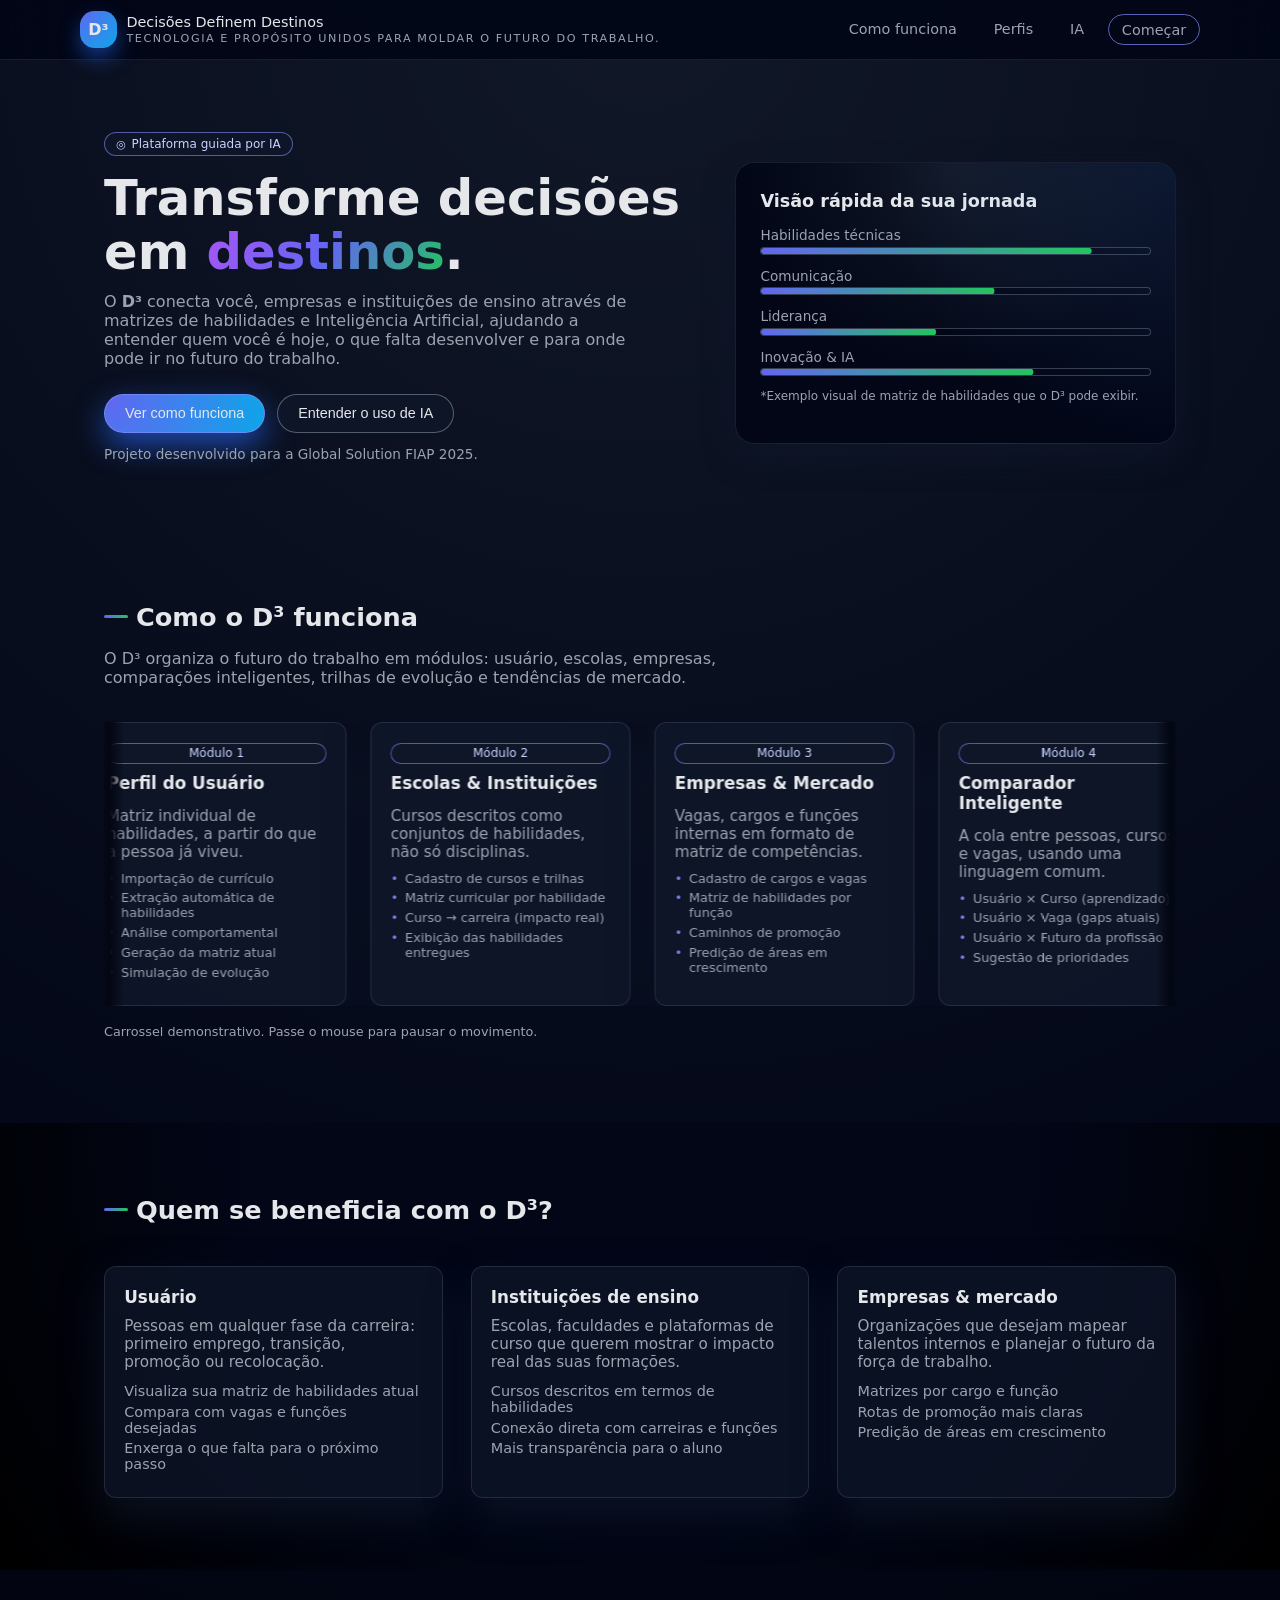
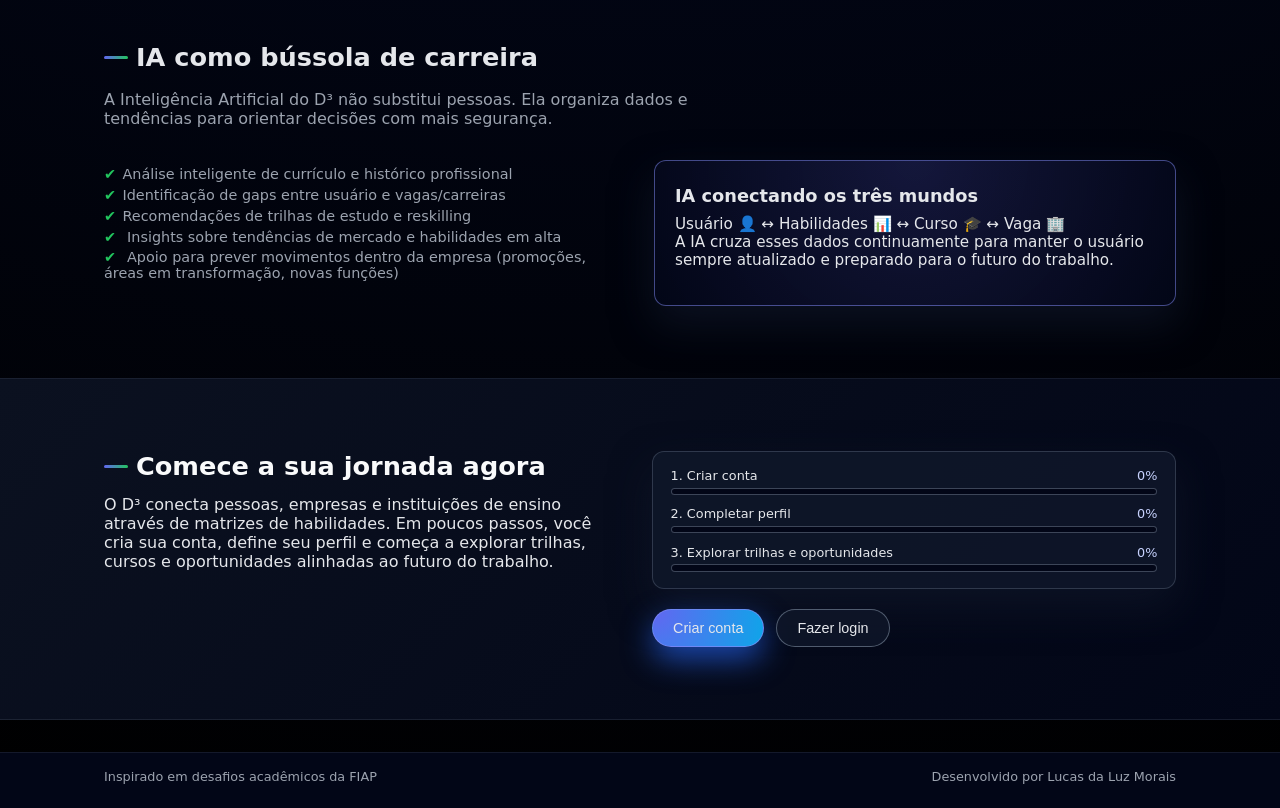
<file: index.html>
<!DOCTYPE html>
<html lang="pt-BR">
<head>
  <meta charset="UTF-8" />
  <meta name="viewport" content="width=device-width, initial-scale=1.0" />
  <title>D³ – Decisões, Destinos e Desenvolvimento</title>

  <meta name="description" content="D³ é uma plataforma guiada por IA que conecta pessoas, empresas e instituições de ensino através de matrizes de habilidades, ajudando na tomada de decisões de carreira.">
  <link rel="icon" href="./assets/img/webD.png" type="image/png">
  <link rel="stylesheet" href="./css/style.css" />
</head>
<body>
  <header class="topbar">
    <div class="container topbar__content">
      <div class="logo">
        <span class="logo__mark">D³</span>
        <div class="logo__group">
          <span class="logo__text">Decisões Definem Destinos</span>
          <span class="logo__tag">Tecnologia e propósito unidos para moldar o futuro do trabalho.</span>
        </div>
      </div>

      <nav class="nav">
        <a href="#como-funciona">Como funciona</a>
        <a href="#perfis">Perfis</a>
        <a href="#ia">IA</a>
        <a href="#cta" class="nav__cta">Começar</a>
      </nav>
    </div>
  </header>

  <main>
    <!-- HERO -->
    <section class="hero">
      <div class="container hero__content">
        <div class="hero__text">
          <span class="hero__badge">Plataforma guiada por IA</span>
          <h1>Transforme decisões em <span class="highlight">destinos</span>.</h1>
          <p>
            O <strong>D³</strong> conecta você, empresas e instituições de ensino
            através de matrizes de habilidades e Inteligência Artificial,
            ajudando a entender quem você é hoje, o que falta desenvolver e
            para onde pode ir no futuro do trabalho.
          </p>

          <div class="hero__actions">
<button class="btn btn--primary" onclick="location.href='#como-funciona'">
  Ver como funciona
</button>

<button class="btn btn--ghost" onclick="location.href='#ia'">
  Entender o uso de IA
</button>

          </div>

          <p class="hero__note">
            Projeto desenvolvido para a Global Solution FIAP 2025.
          </p>
        </div>

        <div class="hero__card">
          <h2>Visão rápida da sua jornada</h2>
          <div class="hero__matrix">
            <div class="matrix-row">
              <span>Habilidades técnicas</span>
              <div class="bar">
                <div class="bar__fill bar__fill--1"></div>
              </div>
            </div>
            <div class="matrix-row">
              <span>Comunicação</span>
              <div class="bar">
                <div class="bar__fill bar__fill--2"></div>
              </div>
            </div>
            <div class="matrix-row">
              <span>Liderança</span>
              <div class="bar">
                <div class="bar__fill bar__fill--3"></div>
              </div>
            </div>
            <div class="matrix-row">
              <span>Inovação &amp; IA</span>
              <div class="bar">
                <div class="bar__fill bar__fill--4"></div>
              </div>
            </div>
          </div>

          <p class="hero__card-note">
            *Exemplo visual de matriz de habilidades que o D³ pode exibir.
          </p>
        </div>
      </div>
    </section>

    <!-- COMO FUNCIONA -->
<section id="como-funciona" class="section section--how">
  <div class="container">
    <h2 class="section__title">Como o D³ funciona</h2>
    <p class="section__subtitle">
      O D³ organiza o futuro do trabalho em módulos: usuário, escolas, empresas,
      comparações inteligentes, trilhas de evolução e tendências de mercado.
    </p>

    <div class="how-carousel">
      <div class="how-carousel__track">
        <!-- Módulo 1 -->
        <article class="card how-card">
          <span class="how-card__tag">Módulo 1</span>
          <h3>Perfil do Usuário</h3>
          <p class="how-card__resume">
            Matriz individual de habilidades, a partir do que a pessoa já viveu.
          </p>
          <ul>
            <li>Importação de currículo</li>
            <li>Extração automática de habilidades</li>
            <li>Análise comportamental</li>
            <li>Geração da matriz atual</li>
            <li>Simulação de evolução</li>
          </ul>
        </article>

        <!-- Módulo 2 -->
        <article class="card how-card">
          <span class="how-card__tag">Módulo 2</span>
          <h3>Escolas &amp; Instituições</h3>
          <p class="how-card__resume">
            Cursos descritos como conjuntos de habilidades, não só disciplinas.
          </p>
          <ul>
            <li>Cadastro de cursos e trilhas</li>
            <li>Matriz curricular por habilidade</li>
            <li>Curso → carreira (impacto real)</li>
            <li>Exibição das habilidades entregues</li>
          </ul>
        </article>

        <!-- Módulo 3 -->
        <article class="card how-card">
          <span class="how-card__tag">Módulo 3</span>
          <h3>Empresas &amp; Mercado</h3>
          <p class="how-card__resume">
            Vagas, cargos e funções internas em formato de matriz de competências.
          </p>
          <ul>
            <li>Cadastro de cargos e vagas</li>
            <li>Matriz de habilidades por função</li>
            <li>Caminhos de promoção</li>
            <li>Predição de áreas em crescimento</li>
          </ul>
        </article>

        <!-- Módulo 4 -->
        <article class="card how-card">
          <span class="how-card__tag">Módulo 4</span>
          <h3>Comparador Inteligente</h3>
          <p class="how-card__resume">
            A cola entre pessoas, cursos e vagas, usando uma linguagem comum.
          </p>
          <ul>
            <li>Usuário × Curso (aprendizado)</li>
            <li>Usuário × Vaga (gaps atuais)</li>
            <li>Usuário × Futuro da profissão</li>
            <li>Sugestão de prioridades</li>
          </ul>
        </article>

        <!-- Módulo 5 -->
        <article class="card how-card">
          <span class="how-card__tag">Módulo 5</span>
          <h3>Trilhas de Evolução</h3>
          <p class="how-card__resume">
            A IA transforma os gaps em um mapa de próximos passos.
          </p>
          <ul>
            <li>Recomendação de cursos e trilhas</li>
            <li>Certificações e projetos práticos</li>
            <li>Treinamentos internos</li>
            <li>Caminhos de carreira possíveis</li>
          </ul>
        </article>

        <!-- Módulo 6 -->
        <article class="card how-card">
          <span class="how-card__tag">Módulo 6</span>
          <h3>Tendências &amp; Mercado</h3>
          <p class="how-card__resume">
            O radar do D³ para não deixar o usuário e a empresa para trás.
          </p>
          <ul>
            <li>Habilidades em alta</li>
            <li>Profissões surgindo &amp; em declínio</li>
            <li>Impacto da tecnologia no time</li>
            <li>Áreas que devem crescer</li>
          </ul>
        </article>
      </div>
    </div>

    <p class="how-carousel__hint">
      Carrossel demonstrativo. Passe o mouse para pausar o movimento.
    </p>
  </div>
</section>



    <!-- PERFIS -->
    <section id="perfis" class="section section--alt">
      <div class="container">
        <h2 class="section__title">Quem se beneficia com o D³?</h2>

        <div class="grid grid--3">
          <article class="card card--outlined">
            <h3>Usuário</h3>
            <p>
              Pessoas em qualquer fase da carreira: primeiro emprego, transição,
              promoção ou recolocação.
            </p>
            <ul class="list">
              <li>Visualiza sua matriz de habilidades atual</li>
              <li>Compara com vagas e funções desejadas</li>
              <li>Enxerga o que falta para o próximo passo</li>
            </ul>
          </article>

          <article class="card card--outlined">
            <h3>Instituições de ensino</h3>
            <p>
              Escolas, faculdades e plataformas de curso que querem mostrar o
              impacto real das suas formações.
            </p>
            <ul class="list">
              <li>Cursos descritos em termos de habilidades</li>
              <li>Conexão direta com carreiras e funções</li>
              <li>Mais transparência para o aluno</li>
            </ul>
          </article>

          <article class="card card--outlined">
            <h3>Empresas &amp; mercado</h3>
            <p>
              Organizações que desejam mapear talentos internos e planejar o
              futuro da força de trabalho.
            </p>
            <ul class="list">
              <li>Matrizes por cargo e função</li>
              <li>Rotas de promoção mais claras</li>
              <li>Predição de áreas em crescimento</li>
            </ul>
          </article>
        </div>
      </div>
    </section>

    <!-- IA -->
    <section id="ia" class="section">
      <div class="container">
        <h2 class="section__title">IA como bússola de carreira</h2>
        <p class="section__subtitle">
          A Inteligência Artificial do D³ não substitui pessoas. Ela organiza
          dados e tendências para orientar decisões com mais segurança.
        </p>

        <div class="grid grid--2">
          <div>
            <ul class="list list--check">
              <li>Análise inteligente de currículo e histórico profissional</li>
              <li>Identificação de gaps entre usuário e vagas/carreiras</li>
              <li>Recomendações de trilhas de estudo e reskilling</li>
              <li>
                Insights sobre tendências de mercado e habilidades em alta
              </li>
              <li>
                Apoio para prever movimentos dentro da empresa (promoções,
                áreas em transformação, novas funções)
              </li>
            </ul>
          </div>

          <div class="ia-box">
            <h3>IA conectando os três mundos</h3>
            <p>
              Usuário 👤 ↔ Habilidades 📊 ↔ Curso 🎓 ↔ Vaga 🏢  <br>
              A IA cruza esses dados continuamente para manter o usuário sempre
              atualizado e preparado para o futuro do trabalho.
            </p>
          </div>
        </div>
      </div>
    </section>

    <!-- CALL TO ACTION -->
<section id="cta" class="section section--cta">
  <div class="container section--cta__content section--cta__content--split">

    <div class="section--cta__copy">
      <h2 class="section__title section__title--light">Comece a sua jornada agora</h2>
      <p>
        O D³ conecta pessoas, empresas e instituições de ensino através de matrizes de habilidades.
        Em poucos passos, você cria sua conta, define seu perfil e começa a explorar trilhas,
        cursos e oportunidades alinhadas ao futuro do trabalho.
      </p>
    </div>

    <div class="section--cta__side">
      <div class="cta-progress">
        <div class="cta-step">
          <div class="cta-step__header">
            <span class="cta-step__label">1. Criar conta</span>
            <span class="cta-step__value">35%</span>
          </div>
          <div class="cta-step__bar">
            <span class="cta-step__fill cta-step__fill--1"></span>
          </div>
        </div>

        <div class="cta-step">
          <div class="cta-step__header">
            <span class="cta-step__label">2. Completar perfil</span>
            <span class="cta-step__value">70%</span>
          </div>
          <div class="cta-step__bar">
            <span class="cta-step__fill cta-step__fill--2"></span>
          </div>
        </div>

        <div class="cta-step">
          <div class="cta-step__header">
            <span class="cta-step__label">3. Explorar trilhas e oportunidades</span>
            <span class="cta-step__value">100%</span>
          </div>
          <div class="cta-step__bar">
            <span class="cta-step__fill cta-step__fill--3"></span>
          </div>
        </div>
      </div>

<div class="section--cta__actions section--cta__actions--row">
  <button
    class="btn btn--primary"
    data-cta-state="create"
    onclick="location.href='cadastro.html'"
  >
    Criar conta
  </button>

  <button
    class="btn btn--ghost"
    data-cta-state="login"
    onclick="location.href='login.html'"
  >
    Fazer login
  </button>
</div>


</section>



  </main>

  <footer class="footer">
    <div class="container footer__content">
      <span>Inspirado em desafios acadêmicos da FIAP</span>
      <span>Desenvolvido por Lucas da Luz Morais</span>
    </div>
  </footer>

  <script src="./js/db.js"></script>
  <script src="./js/main.js"></script>
</body>
</html>
</file>
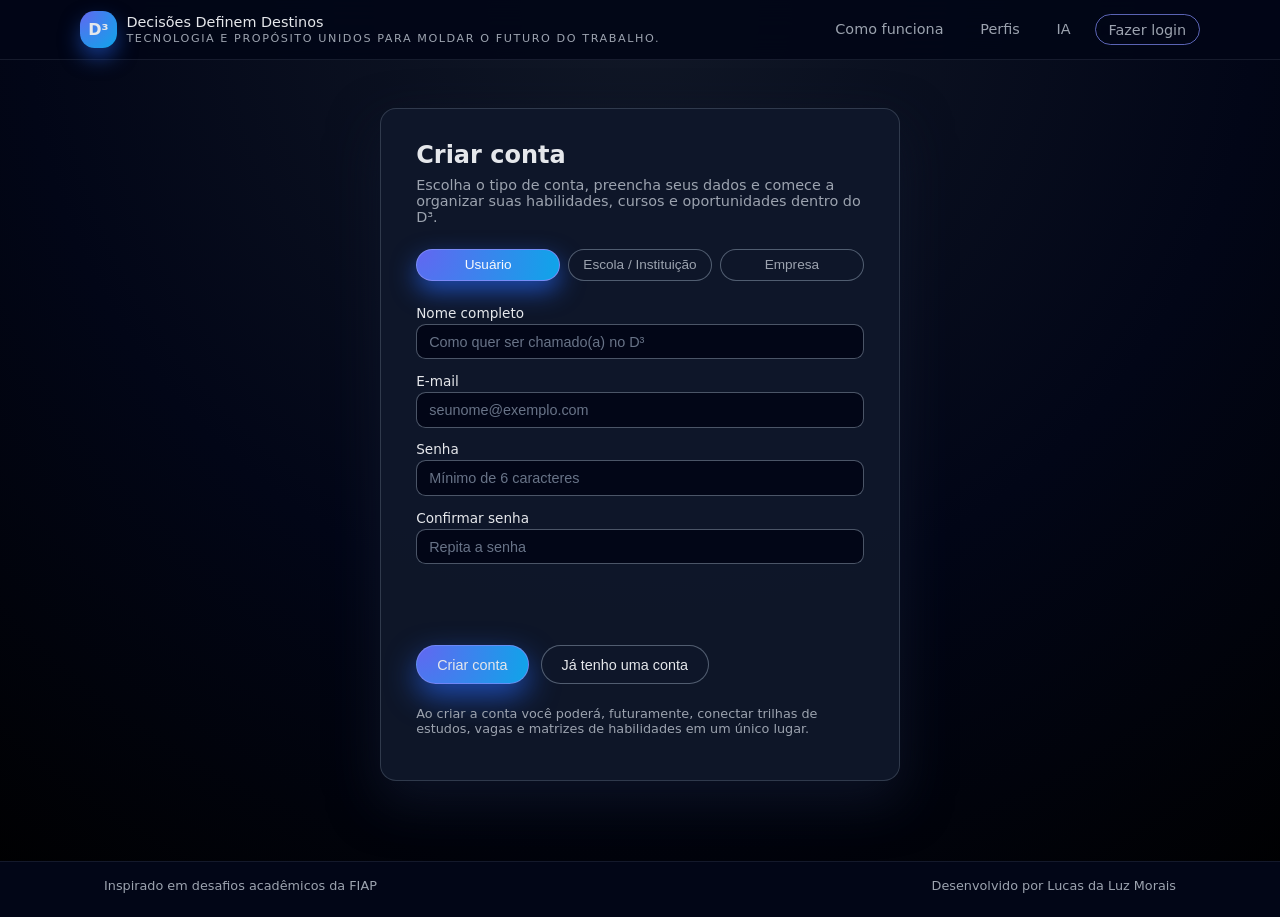
<file: cadastro.html>
<!DOCTYPE html>
<html lang="pt-BR">
<head>
  <meta charset="UTF-8" />
  <meta name="viewport" content="width=device-width, initial-scale=1.0" />
  <title>D³ – Criar conta</title>

  <meta name="description" content="Crie sua conta no D³ e comece a mapear habilidades, cursos e oportunidades de carreira.">
  <link rel="icon" href="./assets/img/webD.png" type="image/png">

  <!-- estilos globais + estilos de autenticação -->
  <link rel="stylesheet" href="./css/style.css" />
  <link rel="stylesheet" href="./css/auth.css" />
</head>
<body class="auth-page">
  <!-- Topbar reaproveitando o estilo global -->
  <header class="topbar">
    <div class="container topbar__content">
      <div class="logo" onclick="location.href='index.html'" style="cursor:pointer;">
        <span class="logo__mark">D³</span>
        <div class="logo__group">
          <span class="logo__text">Decisões Definem Destinos</span>
          <span class="logo__tag">Tecnologia e propósito unidos para moldar o futuro do trabalho.</span>
        </div>
      </div>

      <nav class="nav">
        <a href="index.html#como-funciona">Como funciona</a>
        <a href="index.html#perfis">Perfis</a>
        <a href="index.html#ia">IA</a>
        <a href="login.html" class="nav__cta">Fazer login</a>
      </nav>
    </div>
  </header>

  <main class="auth-main">
    <div class="auth-card">
      <h1 class="auth-title">Criar conta</h1>
      <p class="auth-subtitle">
        Escolha o tipo de conta, preencha seus dados e comece a organizar suas habilidades,
        cursos e oportunidades dentro do D³.
      </p>

      <div class="auth-tabs" id="accountTypeTabs">
        <button type="button" class="auth-tab auth-tab--active" data-role="user">
          Usuário
        </button>
        <button type="button" class="auth-tab" data-role="school">
          Escola / Instituição
        </button>
        <button type="button" class="auth-tab" data-role="company">
          Empresa
        </button>
      </div>

      <form id="signupForm" class="auth-form" novalidate>
        <input type="hidden" id="roleInput" value="user" />

        <div class="auth-field">
          <label for="name" class="auth-label">Nome completo</label>
          <input
            id="name"
            type="text"
            class="auth-input"
            placeholder="Como quer ser chamado(a) no D³"
            required
          />
        </div>

        <div class="auth-field">
          <label for="email" class="auth-label">E-mail</label>
          <input
            id="email"
            type="email"
            class="auth-input"
            placeholder="seunome@exemplo.com"
            required
          />
        </div>

        <div class="auth-field">
          <label for="password" class="auth-label">Senha</label>
          <input
            id="password"
            type="password"
            class="auth-input"
            placeholder="Mínimo de 6 caracteres"
            required
          />
        </div>

        <div class="auth-field">
          <label for="confirmPassword" class="auth-label">Confirmar senha</label>
          <input
            id="confirmPassword"
            type="password"
            class="auth-input"
            placeholder="Repita a senha"
            required
          />
        </div>

        <p id="signupMessage" class="auth-message"></p>

        <div class="auth-actions">
          <button type="submit" class="btn btn--primary">
            Criar conta
          </button>
          <button
            type="button"
            class="btn btn--ghost"
            onclick="location.href='login.html'"
          >
            Já tenho uma conta
          </button>
        </div>

        <p class="auth-secondary">
          Ao criar a conta você poderá, futuramente, conectar trilhas de estudos,
          vagas e matrizes de habilidades em um único lugar.
        </p>
      </form>
    </div>
  </main>

  <footer class="footer">
    <div class="container footer__content">
      <span>Inspirado em desafios acadêmicos da FIAP</span>
      <span>Desenvolvido por Lucas da Luz Morais</span>
    </div>
  </footer>

  <script src="./js/db.js"></script>
  <script src="./js/pages/cadastro.js"></script>
</body>
</html>
</file>
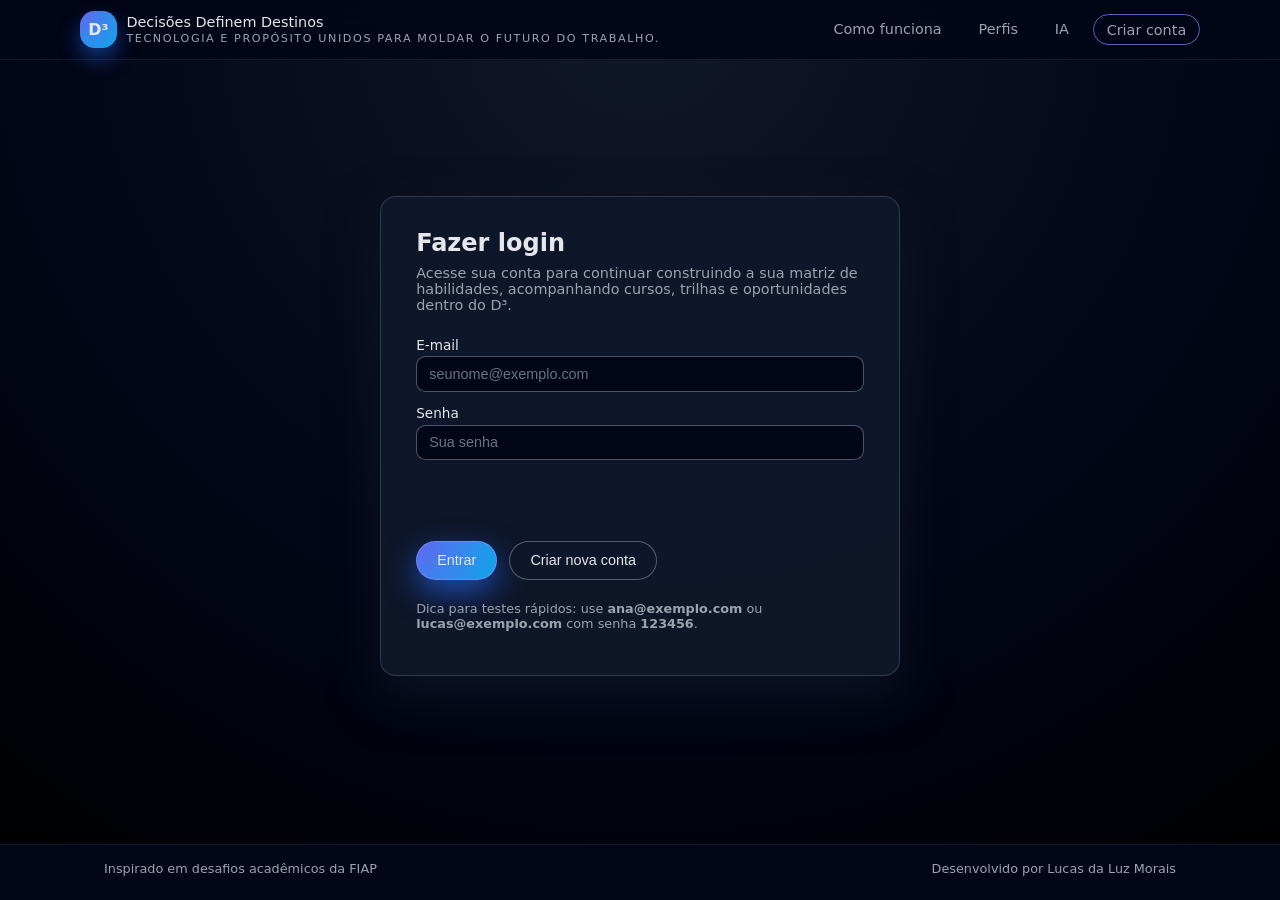
<file: comparador.html>
<!DOCTYPE html>
<html lang="pt-BR">
<head>
  <meta charset="UTF-8" />
  <meta name="viewport" content="width=device-width, initial-scale=1.0" />
  <title>D³ – Comparador de jornada</title>

  <meta name="description" content="Compare seu perfil com vagas e trilhas no D³ e visualize seus gaps de habilidades.">
  <link rel="icon" href="./assets/img/webD.png" type="image/png">

<link rel="stylesheet" href="./css/style.css" />
<link rel="stylesheet" href="./css/usuario-pages.css" />
<link rel="stylesheet" href="./css/comparador.css" />

</head>
<body data-page="comparador">
  <!-- TOPBAR -->
  <header class="topbar">
    <div class="container topbar__content">
      <div class="logo" onclick="location.href='index.html'" style="cursor:pointer;">
        <span class="logo__mark">D³</span>
        <div class="logo__group">
          <span class="logo__text">Minha jornada</span>
          <span class="logo__tag">Decisões, dados e destinos</span>
        </div>
      </div>

<nav class="nav">
  <a href="dashboard-user.html" class="nav__link">Painel</a>
  <a href="usuario-perfil.html" class="nav__link">Meu perfil</a>
  <a href="usuario-matriz.html" class="nav__link">Minha matriz</a>
  <a href="usuario-trilhas.html" class="nav__link">Minhas trilhas</a>
  <a href="usuario-oportunidades.html" class="nav__link">Oportunidades</a>
  <a href="comparador.html" class="nav__link nav__link--active">Comparador</a>
</nav>

    </div>
  </header>

  <main>
    <section class="section">
      <div class="container">
        <!-- Cabeçalho -->
        <header class="page-header">
          <div>
            <h1 class="section__title">Comparador de jornada</h1>
            <p class="section__subtitle">
              Compare sua matriz de habilidades com uma vaga ou trilha específica e visualize, de forma clara,
              os gaps que ainda precisam ser trabalhados.
            </p>
          </div>
          <button class="btn btn--ghost" onclick="location.href='usuario-matriz.html'">
            Ver minha matriz completa
          </button>
        </header>

        <!-- Layout do comparador -->
        <div class="comparador-layout">
          <!-- Coluna esquerda: seleção -->
          <div class="comparador-panel card">
            <h2>1. Escolha o que comparar</h2>
            <p class="comparador-text">
              Nesta versão, usamos alguns exemplos fixos de vagas e trilhas apenas para ilustrar como o D³
              faria o comparativo. Em um próximo passo, esses dados podem vir direto do banco.
            </p>

            <h3 class="comparador-subtitle">Vagas</h3>
            <div class="comparador-list">
              <button class="comparador-item comparador-item--active">
                <span class="badge badge--company">Empresa</span>
                <div class="comparador-item__body">
                  <strong>Analista de Dados Júnior – Indústria</strong>
                  <span>Foco em indicadores de produção e manutenção.</span>
                </div>
              </button>

              <button class="comparador-item">
                <span class="badge badge--company">Empresa</span>
                <div class="comparador-item__body">
                  <strong>Especialista em Manutenção 4.0</strong>
                  <span>Integração de sensores, dados e IA em plantas industriais.</span>
                </div>
              </button>
            </div>

            <h3 class="comparador-subtitle">Trilhas</h3>
            <div class="comparador-list">
              <button class="comparador-item comparador-item--secondary">
                <span class="badge badge--trilha">Requalificação</span>
                <div class="comparador-item__body">
                  <strong>Transição para área de Dados</strong>
                  <span>Fundamentos de programação, SQL e dashboards.</span>
                </div>
              </button>

              <button class="comparador-item comparador-item--secondary">
                <span class="badge badge--trilha badge--upskilling">Upskilling</span>
                <div class="comparador-item__body">
                  <strong>Fundamentos de IA aplicada ao trabalho</strong>
                  <span>Uso prático de IA generativa e automação no dia a dia.</span>
                </div>
              </button>
            </div>

            <p class="comparador-hint">
              Dica: em uma versão real, você poderia escolher qualquer vaga ou trilha salva no seu painel
              e o D³ recalcularia o comparativo automaticamente.
            </p>
          </div>

          <!-- Coluna direita: resultado do comparador -->
          <div class="comparador-result card">
            <h2>2. Resultado do comparativo</h2>
            <p class="comparador-text">
              Abaixo, um exemplo de como o D³ pode mostrar, por eixo de habilidade, o quão próximo você
              já está da vaga escolhida e o quanto a trilha ajuda a fechar esses gaps.
            </p>

            <!-- Resumo de compatibilidade -->
            <div class="comparador-resumo">
              <div class="comparador-resumo__item">
                <span class="comparador-label">Seu perfil × vaga</span>
                <span class="comparador-value comparador-value--main">78%</span>
              </div>
              <div class="comparador-resumo__item">
                <span class="comparador-label">Após trilha “Transição para área de Dados”</span>
                <span class="comparador-value comparador-value--after">92%</span>
              </div>
            </div>

            <!-- Tabela de eixos -->
            <div class="comparador-table">
              <div class="comparador-table__header">
                <span>Eixo de habilidade</span>
                <span>Seu nível atual</span>
                <span>Nível exigido pela vaga</span>
                <span>Quanto a trilha ajuda</span>
                <span>Gap restante</span>
              </div>

              <!-- Linha 1 -->
              <div class="comparador-table__row">
                <span>Habilidades técnicas (dados)</span>
                <span>
                  <div class="progress">
                    <div class="progress__fill" style="width: 50%;"></div>
                    <span class="progress__value">2 / 5</span>
                  </div>
                </span>
                <span>4 / 5</span>
                <span>+2 pontos (Python, SQL, BI)</span>
                <span class="gap gap--small">0–1</span>
              </div>

              <!-- Linha 2 -->
              <div class="comparador-table__row">
                <span>Comunicação com times multidisciplinares</span>
                <span>
                  <div class="progress">
                    <div class="progress__fill" style="width: 60%;"></div>
                    <span class="progress__value">3 / 5</span>
                  </div>
                </span>
                <span>4 / 5</span>
                <span>+1 ponto (projetos em grupo da trilha)</span>
                <span class="gap gap--small">1</span>
              </div>

              <!-- Linha 3 -->
              <div class="comparador-table__row">
                <span>Visão de processos industriais</span>
                <span>
                  <div class="progress">
                    <div class="progress__fill" style="width: 80%;"></div>
                    <span class="progress__value">4 / 5</span>
                  </div>
                </span>
                <span>4 / 5</span>
                <span>Trilha complementa com visão de dados</span>
                <span class="gap gap--small">0</span>
              </div>

              <!-- Linha 4 -->
              <div class="comparador-table__row">
                <span>Fundamentos de IA aplicada</span>
                <span>
                  <div class="progress">
                    <div class="progress__fill" style="width: 30%;"></div>
                    <span class="progress__value">1–2 / 5</span>
                  </div>
                </span>
                <span>4 / 5</span>
                <span>+2 pontos com trilha de IA</span>
                <span class="gap gap--medium">1–2</span>
              </div>
            </div>

            <!-- Ações finais -->
            <div class="comparador-actions">
              <button class="btn btn--ghost" onclick="location.href='usuario-trilhas.html'">
                Ver detalhes das trilhas sugeridas
              </button>
              <button class="btn btn--primary" onclick="location.href='usuario-oportunidades.html'">
                Ver oportunidades relacionadas
              </button>
            </div>

            <p class="comparador-footnote">
              Observação: os números acima são ilustrativos. Em uma versão integrada ao banco de dados, o D³
              calcularia tudo automaticamente com base na sua matriz real, nas exigências da vaga e no
              conteúdo das trilhas.
            </p>
          </div>
        </div>
      </div>
    </section>
  </main>

  <footer class="footer">
    <div class="container footer__content">
      <span>D³ – Decisões, Dados e Destinos</span>
      <span>Desenvolvido por Lucas da Luz Morais</span>
    </div>
  </footer>

  <!-- precisa do db.js para ler a matriz salva com o mesmo id de usuário -->
  <script src="./js/db.js"></script>

  <!-- aqui usa o MESMO caminho onde você colocou o d3-mock.js -->
  <script src="./js/pages/d3-mock.js"></script>

  <!-- script da página -->
  <script src="./js/pages/comparador.js"></script>
</body>
</html>
</file>
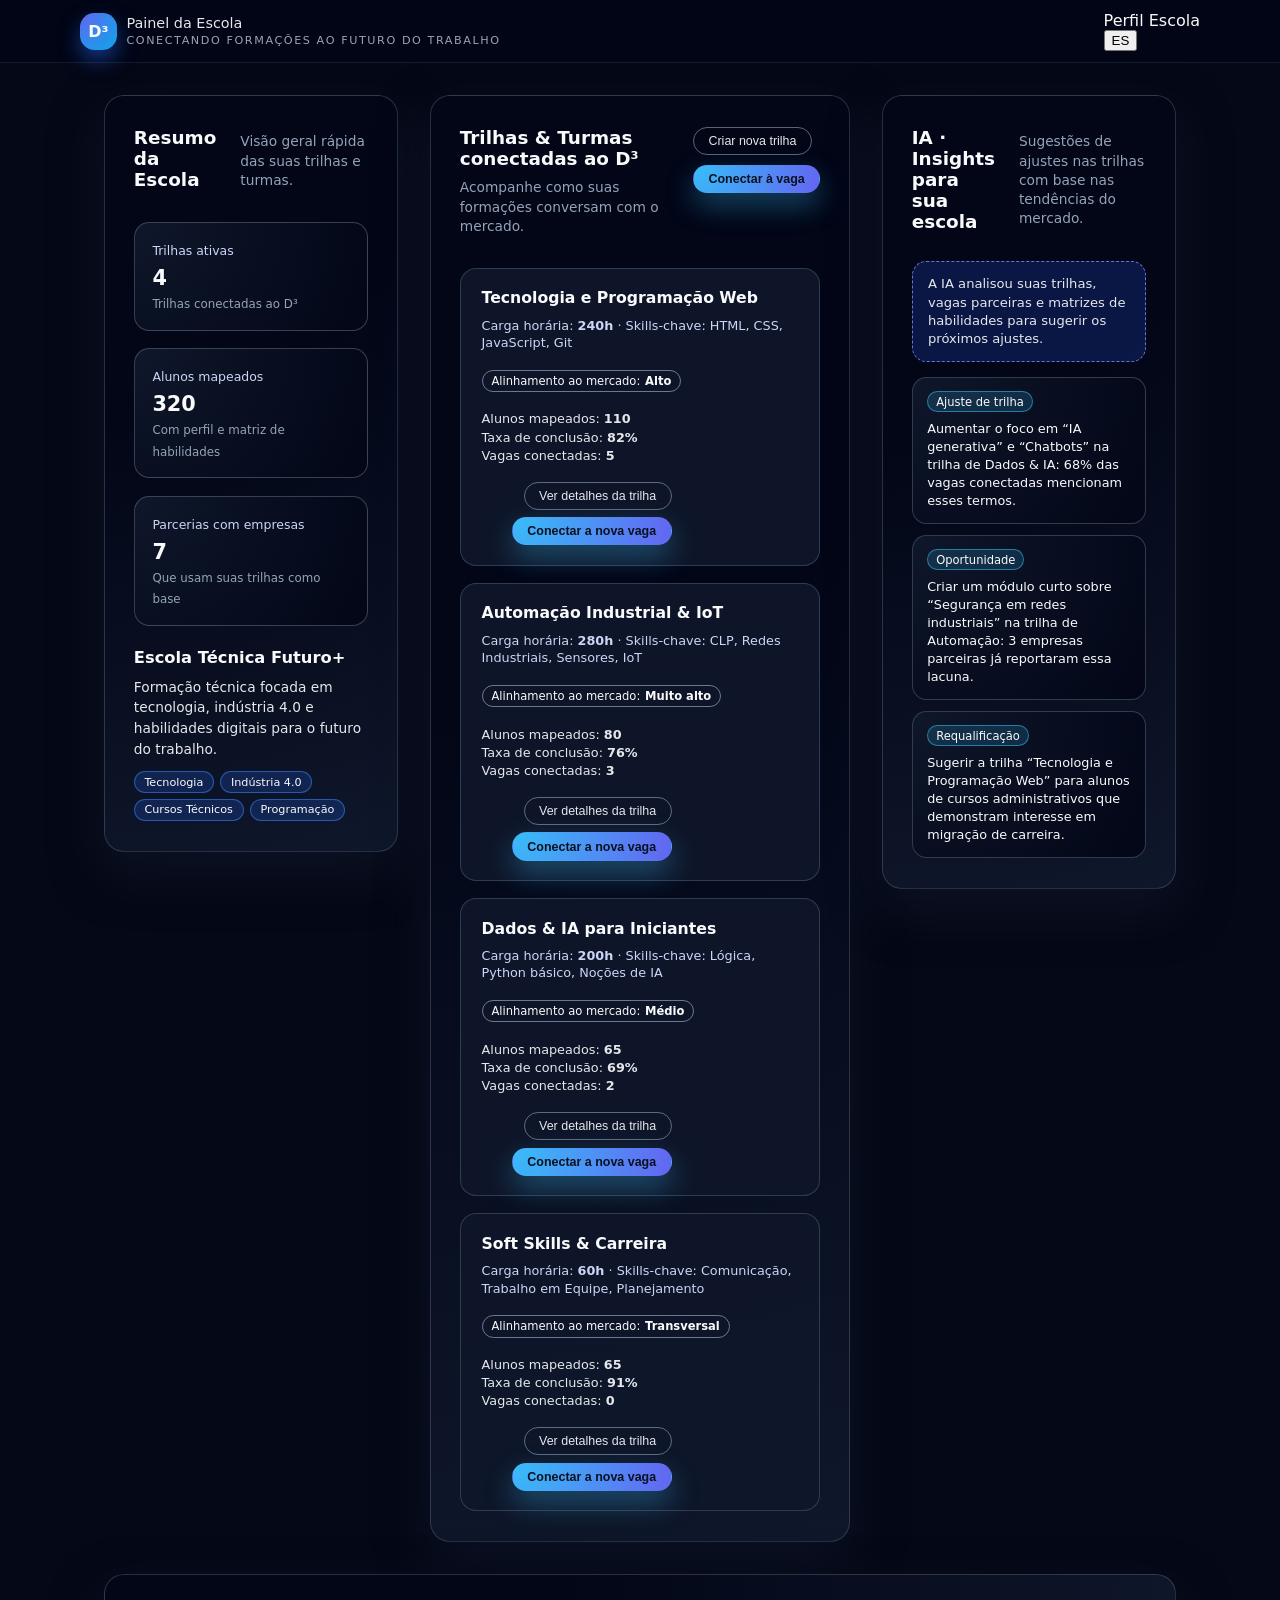
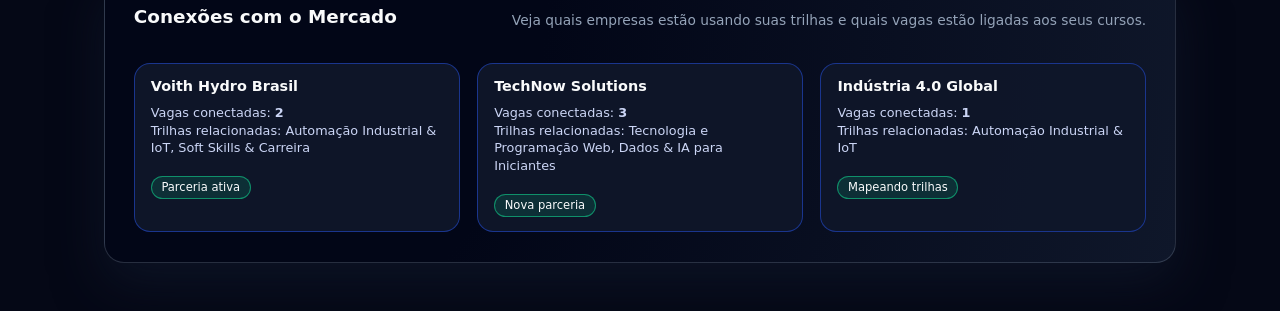
<file: dashboard-escola.html>
<!DOCTYPE html>
<html lang="pt-BR">
<head>
  <meta charset="UTF-8" />
  <meta name="viewport" content="width=device-width, initial-scale=1.0" />
  <title>D³ – Painel da Escola</title>

  <meta name="description" content="Painel da Escola no D³: trilhas, turmas, conexões com o mercado e insights de IA.">
  <link rel="icon" href="./assets/img/webD.png" type="image/png">

  <!-- CSS global -->
  <link rel="stylesheet" href="./css/style.css" />
  <!-- CSS específico da escola -->
  <link rel="stylesheet" href="./css/dashboard-escola.css" />
</head>
<body data-page="dashboard-escola">
  <!-- TOPBAR -->
  <header class="topbar">
    <div class="container topbar__content">
      <div class="logo">
        <span class="logo__mark">D³</span>
        <div class="logo__group">
          <span class="logo__text">Painel da Escola</span>
          <span class="logo__tag">Conectando formações ao futuro do trabalho</span>
        </div>
      </div>

      <div class="topbar__right">
        <div class="topbar__pill">
          <span class="topbar__label">Perfil</span>
          <span class="topbar__value">Escola</span>
        </div>
        <button class="topbar__avatar-btn" type="button">
          <span class="topbar__avatar-iniciais">ES</span>
        </button>
      </div>
    </div>
  </header>

  <!-- CONTEÚDO PRINCIPAL -->
  <main class="page page--dashboard-escola">
    <div class="container page__grid">
      <!-- COLUNA 1: RESUMO DA ESCOLA -->
      <section class="panel panel--resumo">
        <header class="panel__header">
          <h1 class="panel__title">Resumo da Escola</h1>
          <p class="panel__subtitle">Visão geral rápida das suas trilhas e turmas.</p>
        </header>

        <div class="resumo__cards">
          <article class="resumo-card">
            <span class="resumo-card__label">Trilhas ativas</span>
            <strong class="resumo-card__value" data-escola-trilhas-ativas>–</strong>
            <span class="resumo-card__hint">Trilhas conectadas ao D³</span>
          </article>

          <article class="resumo-card">
            <span class="resumo-card__label">Alunos mapeados</span>
            <strong class="resumo-card__value" data-escola-alunos>–</strong>
            <span class="resumo-card__hint">Com perfil e matriz de habilidades</span>
          </article>

          <article class="resumo-card">
            <span class="resumo-card__label">Parcerias com empresas</span>
            <strong class="resumo-card__value" data-escola-parcerias>–</strong>
            <span class="resumo-card__hint">Que usam suas trilhas como base</span>
          </article>
        </div>

        <div class="resumo__info">
          <h2 class="resumo__nome" data-escola-nome>Nome da Escola</h2>
          <p class="resumo__descricao" data-escola-descricao>
            Aqui virá uma descrição curta da escola, áreas de atuação e foco principal.
          </p>
          <div class="resumo__tags" data-escola-tags></div>
        </div>
      </section>

      <!-- COLUNA 2: TRILHAS E TURMAS -->
      <section class="panel panel--trilhas">
        <header class="panel__header">
          <div>
            <h2 class="panel__title">Trilhas & Turmas conectadas ao D³</h2>
            <p class="panel__subtitle">Acompanhe como suas formações conversam com o mercado.</p>
          </div>
          <div class="panel__actions">
            <button class="btn btn--ghost" type="button">Criar nova trilha</button>
            <button class="btn btn--primary" type="button">Conectar à vaga</button>
          </div>
        </header>

        <div class="trilhas-lista" data-trilhas-lista>
          <!-- Cards de trilha inseridos via JS -->
        </div>
      </section>

      <!-- COLUNA 3: INSIGHTS DE IA -->
      <section class="panel panel--ia">
        <header class="panel__header">
          <h2 class="panel__title">IA · Insights para sua escola</h2>
          <p class="panel__subtitle">Sugestões de ajustes nas trilhas com base nas tendências do mercado.</p>
        </header>

        <div class="ia__alerta" data-ia-alerta>
          A IA ainda está carregando os insights…
        </div>

        <ul class="ia__lista" data-ia-lista>
          <!-- Insights adicionados via JS -->
        </ul>
      </section>
    </div>

    <!-- LINHA INFERIOR: CONEXÕES COM O MERCADO -->
    <div class="container page__grid page__grid--full">
      <section class="panel panel--conexoes">
        <header class="panel__header">
          <h2 class="panel__title">Conexões com o Mercado</h2>
          <p class="panel__subtitle">
            Veja quais empresas estão usando suas trilhas e quais vagas estão ligadas aos seus cursos.
          </p>
        </header>

        <div class="conexoes__grid" data-conexoes-grid>
          <!-- Conexões com empresas populadas via JS -->
        </div>
      </section>
    </div>
  </main>

  <!-- JS -->
  <script src="./js/pages/dashboard-escola.js"></script>
</body>
</html>
</file>
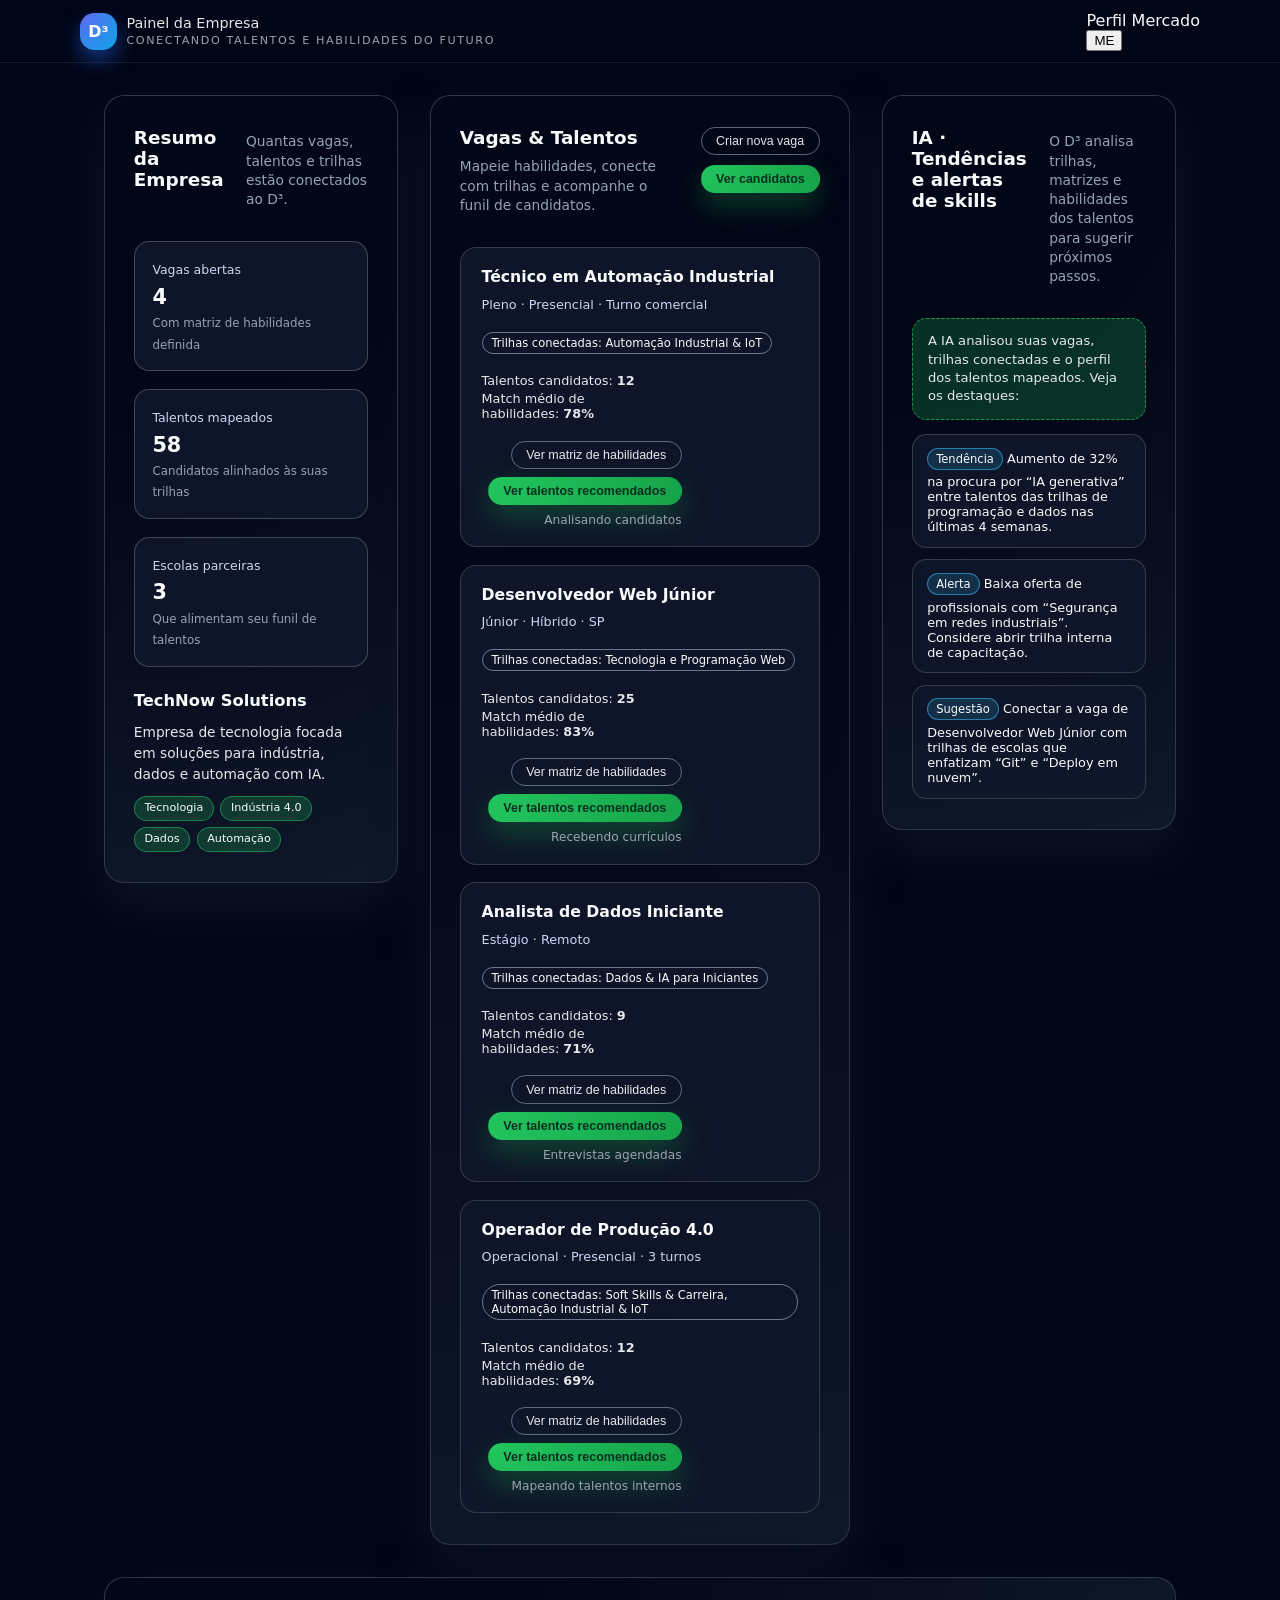
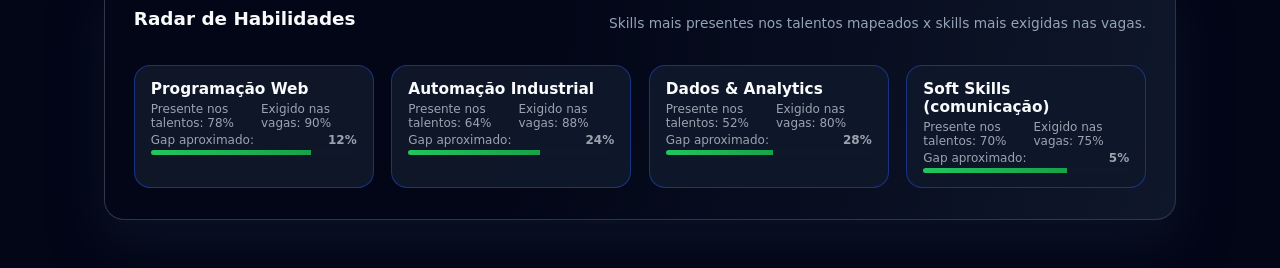
<file: dashboard-mercado.html>
<!DOCTYPE html>
<html lang="pt-BR">
<head>
  <meta charset="UTF-8" />
  <meta name="viewport" content="width=device-width, initial-scale=1.0" />
  <title>D³ – Painel da Empresa</title>

  <meta name="description" content="Painel da Empresa no D³: vagas, talentos e matriz de habilidades conectadas às trilhas.">
  <link rel="icon" href="./assets/img/webD.png" type="image/png">

  <!-- CSS global -->
  <link rel="stylesheet" href="./css/style.css" />
  <!-- CSS específico da empresa -->
  <link rel="stylesheet" href="./css/dashboard-mercado.css" />
</head>
<body data-page="dashboard-mercado">
  <!-- TOPBAR -->
  <header class="topbar">
    <div class="container topbar__content">
      <div class="logo">
        <span class="logo__mark">D³</span>
        <div class="logo__group">
          <span class="logo__text">Painel da Empresa</span>
          <span class="logo__tag">Conectando talentos e habilidades do futuro</span>
        </div>
      </div>

      <div class="topbar__right">
        <div class="topbar__pill">
          <span class="topbar__label">Perfil</span>
          <span class="topbar__value">Mercado</span>
        </div>
        <button class="topbar__avatar-btn" type="button">
          <span class="topbar__avatar-iniciais">ME</span>
        </button>
      </div>
    </div>
  </header>

  <!-- CONTEÚDO PRINCIPAL -->
  <main class="page page--dashboard-mercado">
    <div class="container page__grid">
      <!-- COLUNA 1: RESUMO DA EMPRESA -->
      <section class="panel panel--resumo">
        <header class="panel__header">
          <h1 class="panel__title">Resumo da Empresa</h1>
          <p class="panel__subtitle">Quantas vagas, talentos e trilhas estão conectados ao D³.</p>
        </header>

        <div class="resumo__cards">
          <article class="resumo-card">
            <span class="resumo-card__label">Vagas abertas</span>
            <strong class="resumo-card__value" data-mercado-vagas>–</strong>
            <span class="resumo-card__hint">Com matriz de habilidades definida</span>
          </article>

          <article class="resumo-card">
            <span class="resumo-card__label">Talentos mapeados</span>
            <strong class="resumo-card__value" data-mercado-talentos>–</strong>
            <span class="resumo-card__hint">Candidatos alinhados às suas trilhas</span>
          </article>

          <article class="resumo-card">
            <span class="resumo-card__label">Escolas parceiras</span>
            <strong class="resumo-card__value" data-mercado-escolas>–</strong>
            <span class="resumo-card__hint">Que alimentam seu funil de talentos</span>
          </article>
        </div>

        <div class="resumo__info">
          <h2 class="resumo__nome" data-mercado-nome>Nome da Empresa</h2>
          <p class="resumo__descricao" data-mercado-descricao>
            Aqui virá um resumo curto da empresa, área de atuação e foco de contratação.
          </p>
          <div class="resumo__tags" data-mercado-tags></div>
        </div>
      </section>

      <!-- COLUNA 2: VAGAS E TALENTOS -->
      <section class="panel panel--vagas">
        <header class="panel__header">
          <div>
            <h2 class="panel__title">Vagas & Talentos</h2>
            <p class="panel__subtitle">
              Mapeie habilidades, conecte com trilhas e acompanhe o funil de candidatos.
            </p>
          </div>
          <div class="panel__actions">
            <button class="btn btn--ghost" type="button">Criar nova vaga</button>
            <button class="btn btn--primary" type="button">Ver candidatos</button>
          </div>
        </header>

        <div class="vagas-lista" data-vagas-lista>
          <!-- Cards de vaga inseridos via JS -->
        </div>
      </section>

      <!-- COLUNA 3: IA – TENDÊNCIAS -->
      <section class="panel panel--ia">
        <header class="panel__header">
          <h2 class="panel__title">IA · Tendências e alertas de skills</h2>
          <p class="panel__subtitle">
            O D³ analisa trilhas, matrizes e habilidades dos talentos para sugerir próximos passos.
          </p>
        </header>

        <div class="ia__alerta" data-ia-alerta>
          A IA está processando as tendências mais recentes…
        </div>

        <ul class="ia__lista" data-ia-lista>
          <!-- Insights adicionados via JS -->
        </ul>
      </section>
    </div>

    <!-- LINHA INFERIOR: RADAR DE HABILIDADES -->
    <div class="container page__grid page__grid--full">
      <section class="panel panel--skills">
        <header class="panel__header">
          <h2 class="panel__title">Radar de Habilidades</h2>
          <p class="panel__subtitle">
            Skills mais presentes nos talentos mapeados x skills mais exigidas nas vagas.
          </p>
        </header>

        <div class="skills__grid" data-skills-grid>
          <!-- Cards de habilidades populados via JS -->
        </div>
      </section>
    </div>
  </main>

  <!-- JS -->
  <script src="./js/pages/dashboard-mercado.js"></script>
</body>
</html>
</file>
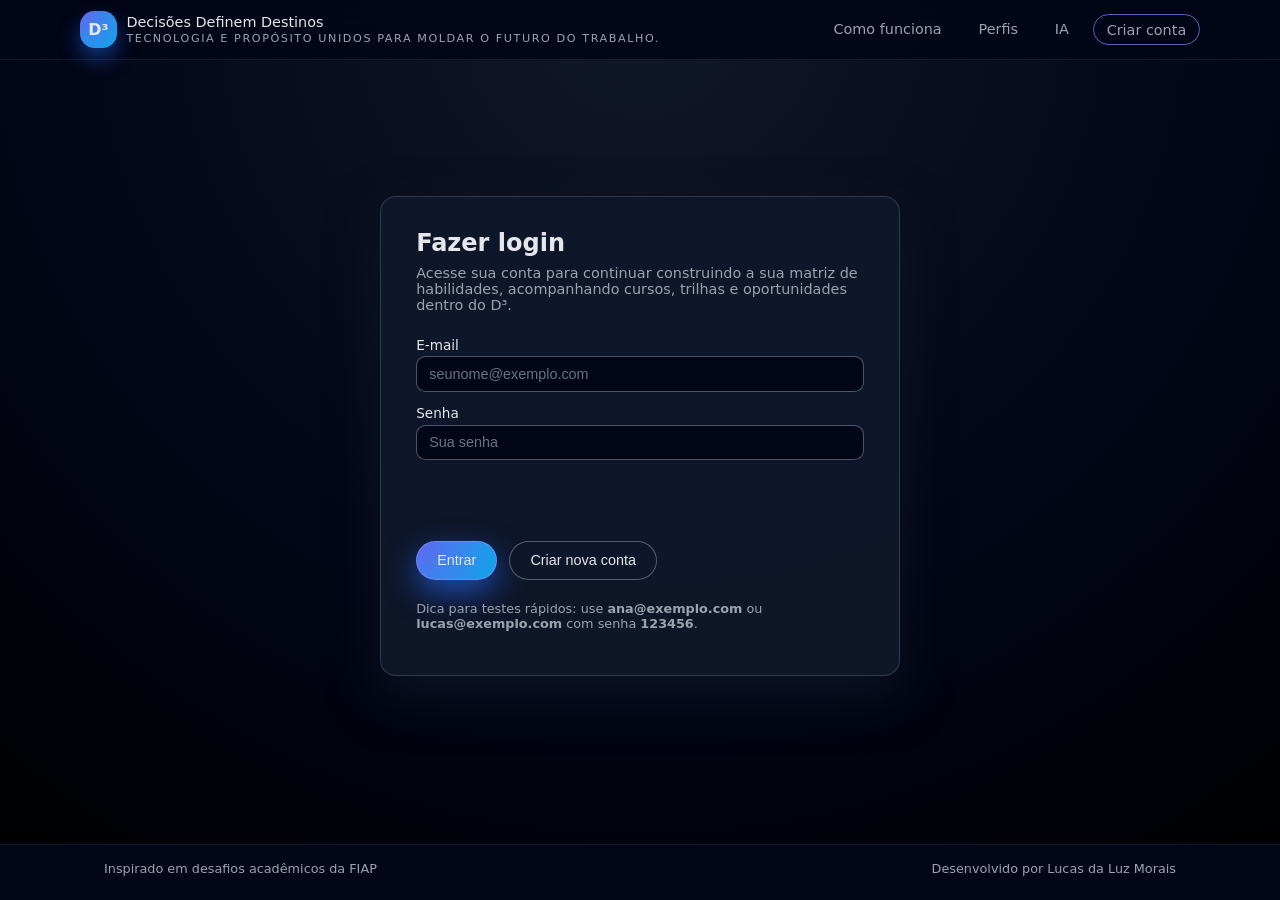
<file: login.html>
<!DOCTYPE html>
<html lang="pt-BR">
<head>
  <meta charset="UTF-8" />
  <meta name="viewport" content="width=device-width, initial-scale=1.0" />
  <title>D³ – Login</title>

  <meta name="description" content="Acesse sua conta no D³ para continuar explorando trilhas, cursos e oportunidades.">
  <link rel="icon" href="./assets/img/webD.png" type="image/png">

  <link rel="stylesheet" href="./css/style.css" />
  <link rel="stylesheet" href="./css/auth.css" />
</head>
<body class="auth-page">
  <header class="topbar">
    <div class="container topbar__content">
      <div class="logo" onclick="location.href='index.html'" style="cursor:pointer;">
        <span class="logo__mark">D³</span>
        <div class="logo__group">
          <span class="logo__text">Decisões Definem Destinos</span>
          <span class="logo__tag">Tecnologia e propósito unidos para moldar o futuro do trabalho.</span>
        </div>
      </div>

      <nav class="nav">
        <a href="index.html#como-funciona">Como funciona</a>
        <a href="index.html#perfis">Perfis</a>
        <a href="index.html#ia">IA</a>
        <a href="cadastro.html" class="nav__cta">Criar conta</a>
      </nav>
    </div>
  </header>

  <main class="auth-main">
    <div class="auth-card">
      <h1 class="auth-title">Fazer login</h1>
      <p class="auth-subtitle">
        Acesse sua conta para continuar construindo a sua matriz de habilidades,
        acompanhando cursos, trilhas e oportunidades dentro do D³.
      </p>

      <form id="loginForm" class="auth-form" novalidate>
        <div class="auth-field">
          <label for="loginEmail" class="auth-label">E-mail</label>
          <input
            id="loginEmail"
            type="email"
            class="auth-input"
            placeholder="seunome@exemplo.com"
            required
          />
        </div>

        <div class="auth-field">
          <label for="loginPassword" class="auth-label">Senha</label>
          <input
            id="loginPassword"
            type="password"
            class="auth-input"
            placeholder="Sua senha"
            required
          />
        </div>

        <p id="loginMessage" class="auth-message"></p>

        <div class="auth-actions">
          <button type="submit" class="btn btn--primary">
            Entrar
          </button>
          <button
            type="button"
            class="btn btn--ghost"
            onclick="location.href='cadastro.html'"
          >
            Criar nova conta
          </button>
        </div>

        <p class="auth-secondary">
          Dica para testes rápidos: use <strong>ana@exemplo.com</strong> ou
          <strong>lucas@exemplo.com</strong> com senha <strong>123456</strong>.
        </p>
      </form>
    </div>
  </main>

  <footer class="footer">
    <div class="container footer__content">
      <span>Inspirado em desafios acadêmicos da FIAP</span>
      <span>Desenvolvido por Lucas da Luz Morais</span>
    </div>
  </footer>

  <script src="./js/db.js"></script>
  <script src="./js/pages/login.js"></script>
</body>
</html>
</file>
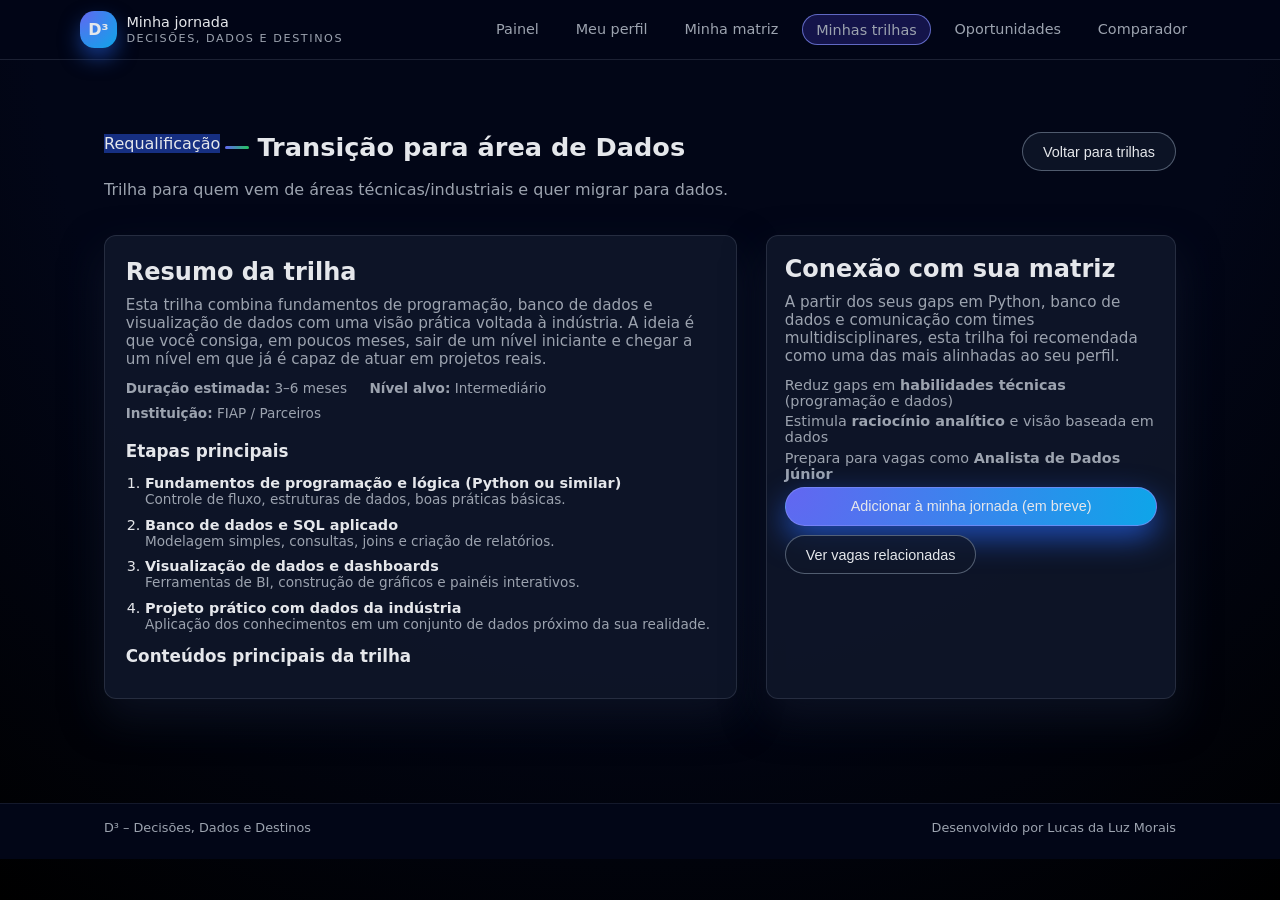
<file: trilha-detalhe.html>
<!DOCTYPE html>
<html lang="pt-BR">
<head>
  <meta charset="UTF-8" />
  <meta name="viewport" content="width=device-width, initial-scale=1.0" />
  <title>D³ – Detalhe da trilha</title>

  <meta name="description" content="Detalhe de uma trilha recomendada no D³.">
  <link rel="icon" href="./assets/img/webD.png" type="image/png">

  <link rel="stylesheet" href="./css/style.css" />
  <link rel="stylesheet" href="./css/usuario-pages.css" />
</head>
<body data-page="trilha-detalhe">
  <header class="topbar">
    <div class="container topbar__content">
      <div class="logo" onclick="location.href='index.html'" style="cursor:pointer;">
        <span class="logo__mark">D³</span>
        <div class="logo__group">
          <span class="logo__text">Minha jornada</span>
          <span class="logo__tag">Decisões, dados e destinos</span>
        </div>
      </div>

      <nav class="nav">
        <a href="dashboard-user.html" class="nav__link">Painel</a>
        <a href="usuario-perfil.html" class="nav__link">Meu perfil</a>
        <a href="usuario-matriz.html" class="nav__link">Minha matriz</a>
        <a href="usuario-trilhas.html" class="nav__link nav__link--active">Minhas trilhas</a>
        <a href="usuario-oportunidades.html" class="nav__link">Oportunidades</a>
        <a href="comparador.html" class="nav__link">Comparador</a>
      </nav>
    </div>
  </header>

  <main>
    <section class="section">
      <div class="container trilha-detalhe">
        <header class="page-header">
          <div>
            <span class="badge badge--trilha" data-trilha-tipo>Requalificação</span>
            <h1 class="section__title" data-trilha-nome>Transição para área de Dados</h1>
            <p class="section__subtitle" data-trilha-resumo>
              Trilha pensada para profissionais que já atuam em áreas técnicas ou industriais e
              querem migrar gradualmente para a área de dados, aproveitando a experiência atual.
            </p>
          </div>
          <button class="btn btn--ghost" onclick="location.href='usuario-trilhas.html'">
            Voltar para trilhas
          </button>
        </header>

        <div class="trilha-detalhe-layout">
          <div class="trilha-detalhe-main card">
            <h2>Resumo da trilha</h2>
            <p>
              Esta trilha combina fundamentos de programação, banco de dados e visualização de dados
              com uma visão prática voltada à indústria. A ideia é que você consiga, em poucos meses,
              sair de um nível iniciante e chegar a um nível em que já é capaz de atuar em projetos reais.
            </p>

            <div class="trilha-meta">
              <span><strong>Duração estimada:</strong> <span data-trilha-duracao>6–9 meses</span></span>
              <span><strong>Nível alvo:</strong> <span data-trilha-nivel>Júnior / Pleno inicial</span></span>
              <span><strong>Instituição:</strong> <span data-trilha-instituicao>FIAP / Parceiros</span></span>
            </div>

            <h3>Etapas principais</h3>
            <!-- Você pode manter esse bloco estático como exemplo textual -->
            <ol class="trilha-steps">
              <li>
                <strong>Fundamentos de programação e lógica (Python ou similar)</strong>
                <span>Controle de fluxo, estruturas de dados, boas práticas básicas.</span>
              </li>
              <li>
                <strong>Banco de dados e SQL aplicado</strong>
                <span>Modelagem simples, consultas, joins e criação de relatórios.</span>
              </li>
              <li>
                <strong>Visualização de dados e dashboards</strong>
                <span>Ferramentas de BI, construção de gráficos e painéis interativos.</span>
              </li>
              <li>
                <strong>Projeto prático com dados da indústria</strong>
                <span>Aplicação dos conhecimentos em um conjunto de dados próximo da sua realidade.</span>
              </li>
            </ol>

            <!-- Bloco dinâmico (JS vai preencher com window.d3mock.trilhas[].conteudo) -->
            <h3>Conteúdos principais da trilha</h3>
            <ul class="list" data-trilha-conteudo></ul>
          </div>

          <aside class="trilha-detalhe-side card">
            <h2>Conexão com sua matriz</h2>
            <p>
              A partir dos seus gaps em Python, banco de dados e comunicação com times multidisciplinares,
              esta trilha foi recomendada como uma das mais alinhadas ao seu perfil.
            </p>

            <ul class="list">
              <li>Reduz gaps em <strong>habilidades técnicas</strong> (programação e dados)</li>
              <li>Estimula <strong>raciocínio analítico</strong> e visão baseada em dados</li>
              <li>Prepara para vagas como <strong>Analista de Dados Júnior</strong></li>
            </ul>

            <button class="btn btn--primary trilha-action-btn" disabled>
              Adicionar à minha jornada (em breve)
            </button>

            <button class="btn btn--ghost" onclick="location.href='usuario-oportunidades.html'">
              Ver vagas relacionadas
            </button>
          </aside>
        </div>
      </div>
    </section>
  </main>

  <footer class="footer">
    <div class="container footer__content">
      <span>D³ – Decisões, Dados e Destinos</span>
      <span>Desenvolvido por Lucas da Luz Morais</span>
    </div>
  </footer>

  <script src="./js/pages/d3-mock.js"></script>
  <script src="./js/pages/trilha-detalhe.js"></script>
</body>
</html>
</file>
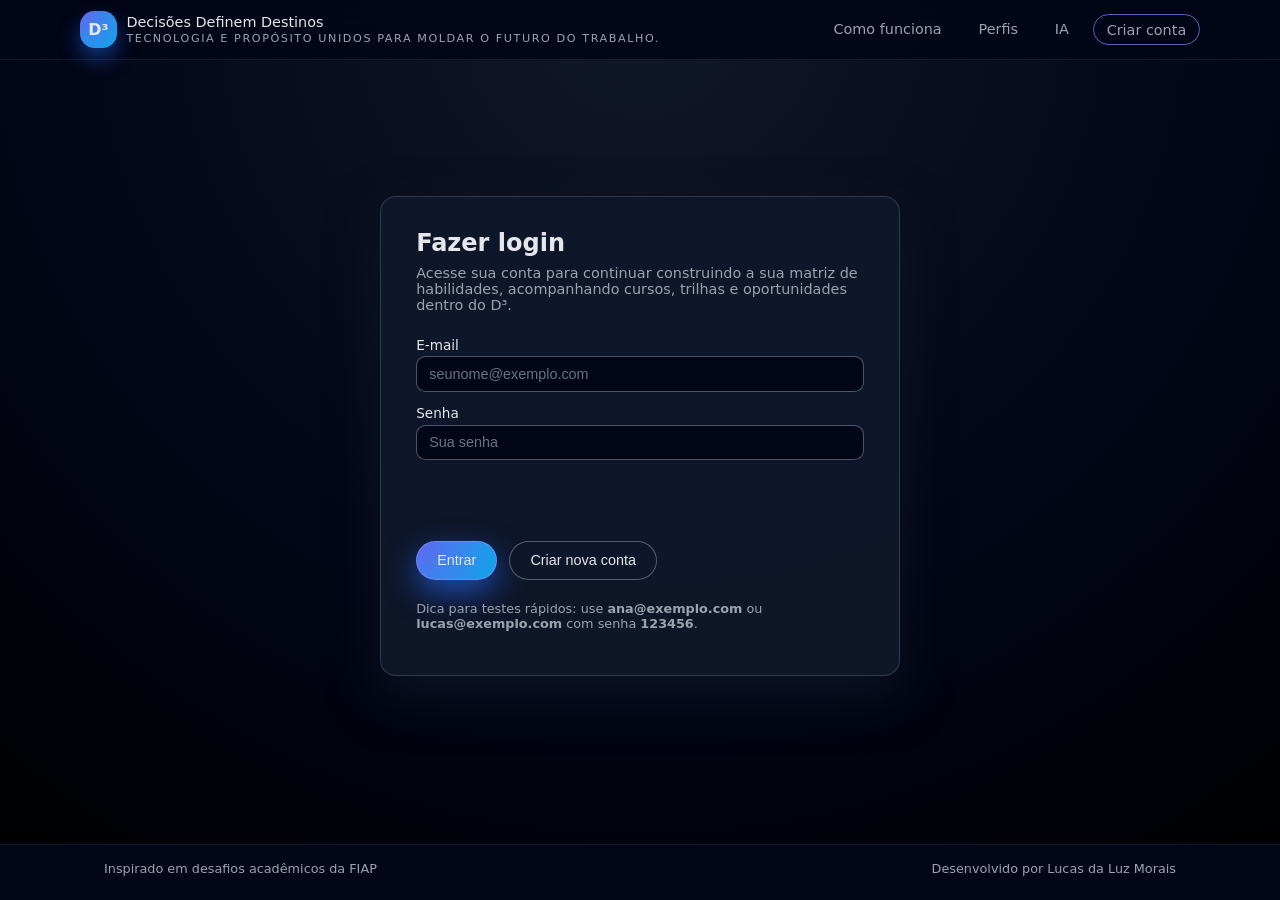
<file: usuario-matriz-editar.html>
<!DOCTYPE html>
<html lang="pt-BR">
<head>
  <meta charset="UTF-8" />
  <meta name="viewport" content="width=device-width, initial-scale=1.0" />
  <title>D³ – Editar matriz de habilidades</title>

  <meta name="description" content="Edição da matriz de habilidades do usuário no D³.">
  <link rel="icon" href="./assets/img/webD.png" type="image/png">

  <link rel="stylesheet" href="./css/style.css" />
  <link rel="stylesheet" href="./css/usuario-pages.css" />
</head>
<body data-page="usuario-matriz-editar">
  <header class="topbar">
    <div class="container topbar__content">
      <div class="logo" onclick="location.href='index.html'" style="cursor:pointer;">
        <span class="logo__mark">D³</span>
        <div class="logo__group">
          <span class="logo__text">Minha jornada</span>
          <span class="logo__tag">Decisões, dados e destinos</span>
        </div>
      </div>

<nav class="nav">
  <a href="dashboard-user.html" class="nav__link">Painel</a>
  <a href="usuario-perfil.html" class="nav__link">Meu perfil</a>
  <a href="usuario-matriz.html" class="nav__link nav__link--active">Minha matriz</a>
  <a href="usuario-trilhas.html" class="nav__link">Minhas trilhas</a>
  <a href="usuario-oportunidades.html" class="nav__link">Oportunidades</a>
  <a href="comparador.html" class="nav__link">Comparador</a>
</nav>

    </div>
  </header>

  <main>
    <section class="section">
      <div class="container">
        <header class="page-header">
          <div>
            <h1 class="section__title">Editar matriz de habilidades</h1>
            <p class="section__subtitle">
              Ajuste os níveis atuais e desejados das suas habilidades. No protótipo, os dados são apenas ilustrativos,
              mas mostram como o D³ poderia capturar essas informações.
            </p>
          </div>
          <button class="btn btn--ghost" onclick="location.href='usuario-matriz.html'">
            Voltar para visualização da matriz
          </button>
        </header>

        <div class="card matrix-edit-card">
          <div class="matrix-edit-header">
            <span>Habilidade</span>
            <span>Eixo</span>
            <span>Nível atual (0–5)</span>
            <span>Nível desejado (0–5)</span>
          </div>

          <!-- Linha 1 -->
          <div class="matrix-edit-row">
            <div class="field">
              <input type="text" value="Programação em Python" />
            </div>
            <div class="field">
              <select>
                <option value="tech" selected>Técnica</option>
                <option value="soft">Comportamental</option>
                <option value="ai">Inovação &amp; IA</option>
              </select>
            </div>
            <div class="field matrix-level">
              <span class="matrix-level__label">Atual: <strong>2</strong></span>
              <input type="range" min="0" max="5" step="1" value="2" disabled />
            </div>
            <div class="field matrix-level">
              <span class="matrix-level__label">Desejado: <strong>4</strong></span>
              <input type="range" min="0" max="5" step="1" value="4" disabled />
            </div>
          </div>

          <!-- Linha 2 -->
          <div class="matrix-edit-row">
            <div class="field">
              <input type="text" value="Comunicação com times multidisciplinares" />
            </div>
            <div class="field">
              <select>
                <option value="tech">Técnica</option>
                <option value="soft" selected>Comportamental</option>
                <option value="ai">Inovação &amp; IA</option>
              </select>
            </div>
            <div class="field matrix-level">
              <span class="matrix-level__label">Atual: <strong>3</strong></span>
              <input type="range" min="0" max="5" step="1" value="3" disabled />
            </div>
            <div class="field matrix-level">
              <span class="matrix-level__label">Desejado: <strong>4</strong></span>
              <input type="range" min="0" max="5" step="1" value="4" disabled />
            </div>
          </div>

          <!-- Linha 3 -->
          <div class="matrix-edit-row">
            <div class="field">
              <input type="text" value="Fundamentos de IA aplicada ao trabalho" />
            </div>
            <div class="field">
              <select>
                <option value="tech">Técnica</option>
                <option value="soft">Comportamental</option>
                <option value="ai" selected>Inovação &amp; IA</option>
              </select>
            </div>
            <div class="field matrix-level">
              <span class="matrix-level__label">Atual: <strong>1</strong></span>
              <input type="range" min="0" max="5" step="1" value="1" disabled />
            </div>
            <div class="field matrix-level">
              <span class="matrix-level__label">Desejado: <strong>4</strong></span>
              <input type="range" min="0" max="5" step="1" value="4" disabled />
            </div>
          </div>

          <!-- Linha 4 -->
          <div class="matrix-edit-row">
            <div class="field">
              <input type="text" value="Resolução de problemas complexos" />
            </div>
            <div class="field">
              <select>
                <option value="tech">Técnica</option>
                <option value="soft" selected>Comportamental</option>
                <option value="ai">Inovação &amp; IA</option>
              </select>
            </div>
            <div class="field matrix-level">
              <span class="matrix-level__label">Atual: <strong>3</strong></span>
              <input type="range" min="0" max="5" step="1" value="3" disabled />
            </div>
            <div class="field matrix-level">
              <span class="matrix-level__label">Desejado: <strong>5</strong></span>
              <input type="range" min="0" max="5" step="1" value="5" disabled />
            </div>
          </div>
        </div>

        <p class="matrix-edit-note">
          No protótipo, os campos estão desabilitados apenas para ilustrar a interface de edição.
          Em uma versão conectada ao banco, aqui seria possível ajustar os valores e salvar as alterações.
        </p>

        <div class="matrix-actions">
          <button class="btn btn--ghost" onclick="location.href='usuario-matriz.html'">
            Voltar para matriz
          </button>
          <button class="btn btn--primary" disabled>
            Salvar Alterações
          </button>
        </div>
      </div>
    </section>
  </main>

  <footer class="footer">
    <div class="container footer__content">
      <span>D³ – Decisões, Dados e Destinos</span>
      <span>Desenvolvido por Lucas da Luz Morais</span>
    </div>
  </footer>

  <script src="./js/db.js"></script>
  <script src="./js/pages/usuario-matriz-editar.js"></script>
</body>
</html>
</file>
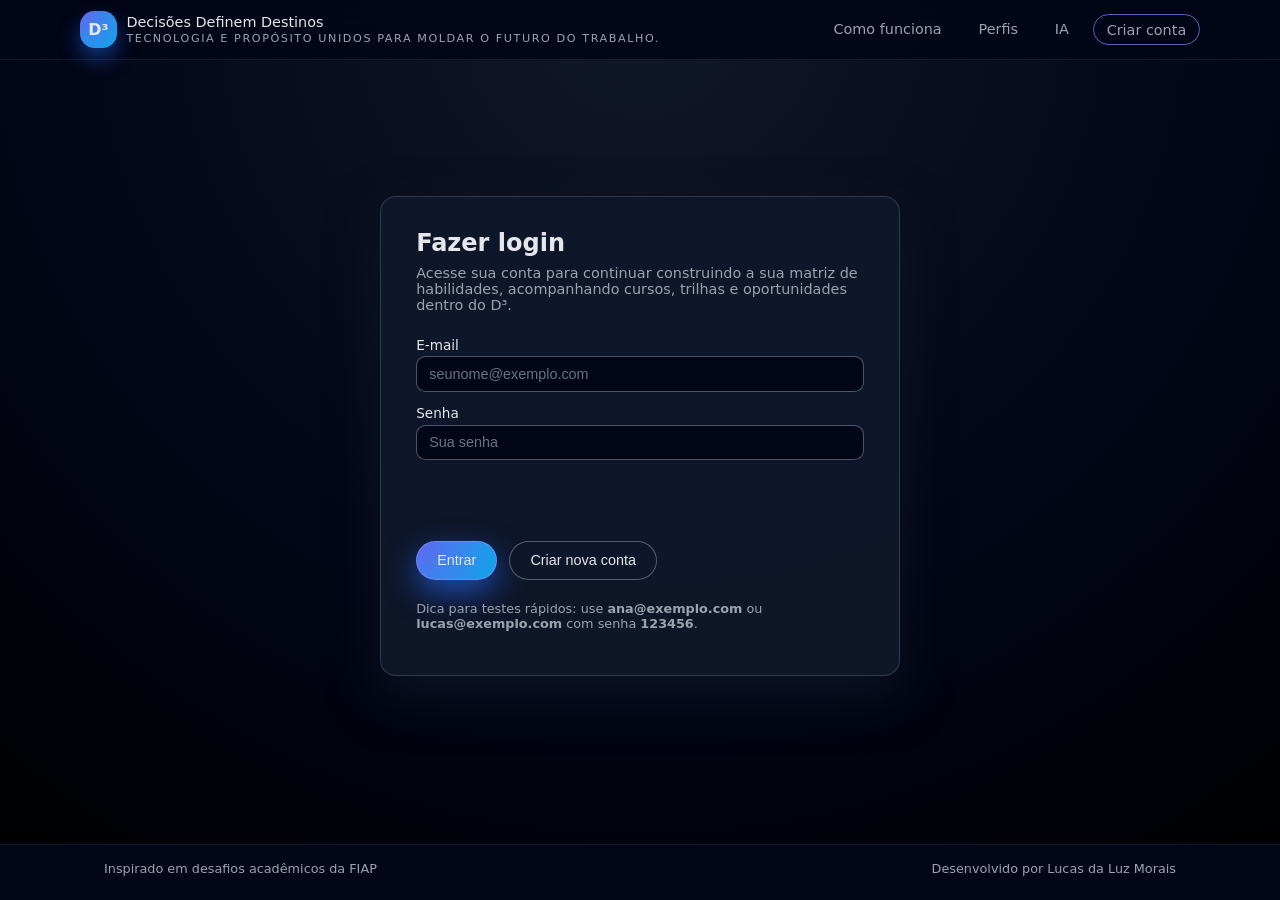
<file: usuario-matriz.html>
<!DOCTYPE html>
<html lang="pt-BR">
<head>
  <meta charset="UTF-8" />
  <meta name="viewport" content="width=device-width, initial-scale=1.0" />
  <title>D³ – Minha matriz de habilidades</title>

  <meta name="description" content="Visualização completa da matriz de habilidades do usuário no D³.">
  <link rel="icon" href="./assets/img/webD.png" type="image/png">

  <link rel="stylesheet" href="./css/style.css" />
  <link rel="stylesheet" href="./css/usuario-pages.css" />
</head>
<body data-page="usuario-matriz">
  <header class="topbar">
    <div class="container topbar__content">
      <div class="logo" onclick="location.href='index.html'" style="cursor:pointer;">
        <span class="logo__mark">D³</span>
        <div class="logo__group">
          <span class="logo__text">Minha jornada</span>
          <span class="logo__tag">Decisões, dados e destinos</span>
        </div>
      </div>

<nav class="nav">
  <a href="dashboard-user.html" class="nav__link">Painel</a>
  <a href="usuario-perfil.html" class="nav__link">Meu perfil</a>
  <a href="usuario-matriz.html" class="nav__link nav__link--active">Minha matriz</a>
  <a href="usuario-trilhas.html" class="nav__link">Minhas trilhas</a>
  <a href="usuario-oportunidades.html" class="nav__link">Oportunidades</a>
  <a href="comparador.html" class="nav__link">Comparador</a>
</nav>

    </div>
  </header>

  <main>
    <section class="section">
      <div class="container">
        <header class="page-header">
          <div>
            <h1 class="section__title">Minha matriz de habilidades</h1>
            <p class="section__subtitle">
              Aqui você enxerga, de forma detalhada, suas habilidades técnicas e comportamentais,
              o nível atual, o nível desejado e os principais gaps.
            </p>
          </div>
          <button class="btn btn--ghost" onclick="location.href='comparador.html'">
            Usar no comparador
          </button>
        </header>

        <div class="matrix-legend">
          <span><strong>0</strong> = iniciante</span>
          <span><strong>5</strong> = referência</span>
          <span>Gap = diferença entre atual e desejado</span>
        </div>

        <div class="card matrix-card">
          <div class="matrix-header">
            <span>Habilidade</span>
            <span>Eixo</span>
            <span>Nível atual (0–5)</span>
            <span>Nível desejado (0–5)</span>
            <span>Gap</span>
          </div>

          <!-- linha de exemplo 1 -->
          <div class="matrix-row">
            <span>Programação em Python</span>
            <span class="matrix-chip matrix-chip--tech">Técnica</span>
            <span>2</span>
            <span>4</span>
            <span class="gap gap--medium">2</span>
          </div>

          <!-- linha de exemplo 2 -->
          <div class="matrix-row">
            <span>Comunicação com times multidisciplinares</span>
            <span class="matrix-chip matrix-chip--soft">Comportamental</span>
            <span>3</span>
            <span>4</span>
            <span class="gap gap--small">1</span>
          </div>

          <!-- linha de exemplo 3 -->
          <div class="matrix-row">
            <span>Fundamentos de IA aplicada ao trabalho</span>
            <span class="matrix-chip matrix-chip--ai">Inovação &amp; IA</span>
            <span>1</span>
            <span>4</span>
            <span class="gap gap--high">3</span>
          </div>

          <!-- linha de exemplo 4 -->
          <div class="matrix-row">
            <span>Resolução de problemas complexos</span>
            <span class="matrix-chip matrix-chip--soft">Comportamental</span>
            <span>3</span>
            <span>5</span>
            <span class="gap gap--medium">2</span>
          </div>

          <!-- linha de exemplo 5 -->
          <div class="matrix-row">
            <span>Automação industrial 4.0</span>
            <span class="matrix-chip matrix-chip--tech">Técnica</span>
            <span>2</span>
            <span>4</span>
            <span class="gap gap--medium">2</span>
          </div>
        </div>

        <div class="matrix-actions">
  <button class="btn btn--ghost" onclick="location.href='usuario-matriz-editar.html'">
    Editar matriz
  </button>
  <button class="btn btn--primary" onclick="location.href='usuario-trilhas.html'">
    Ver trilhas sugeridas com base nesses gaps
  </button>
</div>

      </div>
    </section>
  </main>

  <footer class="footer">
    <div class="container footer__content">
      <span>D³ – Decisões, Dados e Destinos</span>
      <span>Desenvolvido por Lucas da Luz Morais</span>
    </div>
  </footer>

    <script src="./js/db.js"></script>
  <script src="./js/pages/usuario-matriz.js"></script>
</body>
</html>
</file>
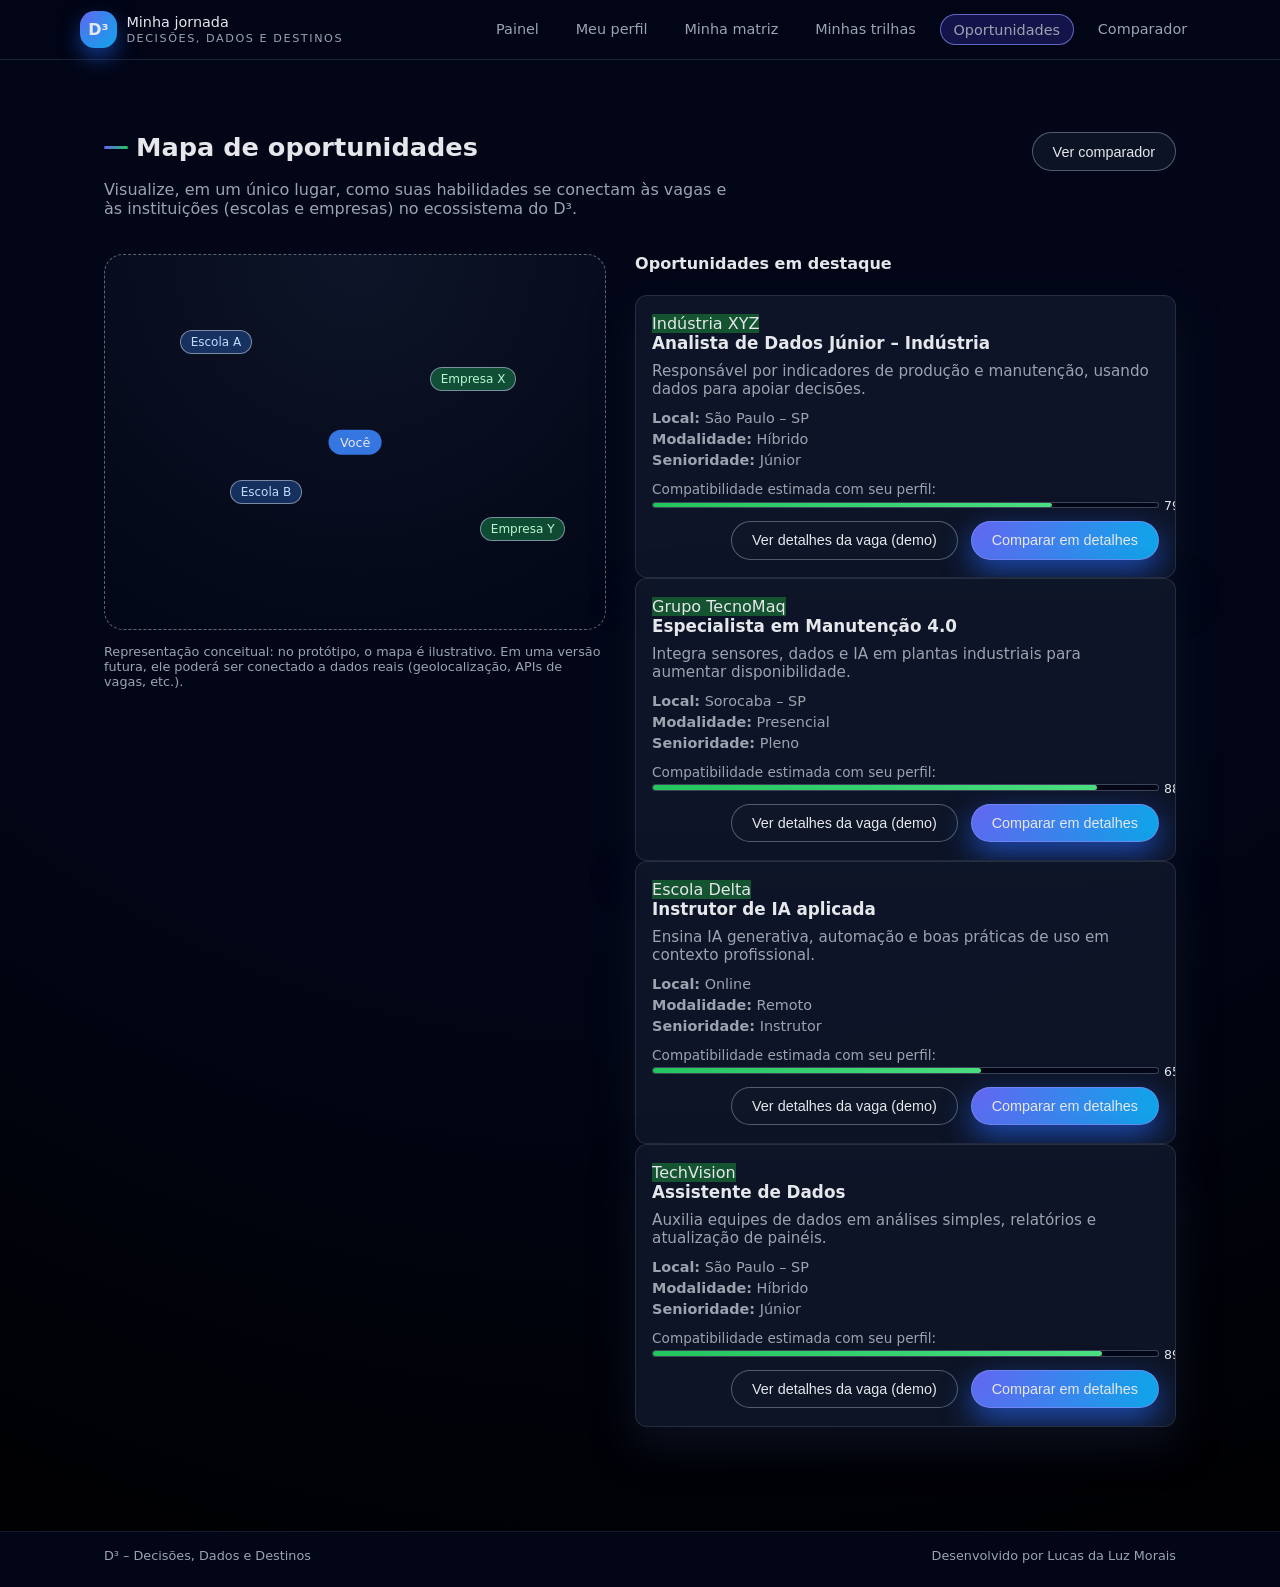
<file: usuario-oportunidades.html>
<!DOCTYPE html>
<html lang="pt-BR">
<head>
  <meta charset="UTF-8" />
  <meta name="viewport" content="width=device-width, initial-scale=1.0" />
  <title>D³ – Mapa de oportunidades</title>

  <meta name="description" content="Mapa de oportunidades do usuário no D³, conectando escolas e empresas.">
  <link rel="icon" href="./assets/img/webD.png" type="image/png">

  <link rel="stylesheet" href="./css/style.css" />
  <link rel="stylesheet" href="./css/usuario-pages.css" />
</head>
<body data-page="usuario-oportunidades">
  <header class="topbar">
    <div class="container topbar__content">
      <div class="logo" onclick="location.href='index.html'" style="cursor:pointer;">
        <span class="logo__mark">D³</span>
        <div class="logo__group">
          <span class="logo__text">Minha jornada</span>
          <span class="logo__tag">Decisões, dados e destinos</span>
        </div>
      </div>

      <nav class="nav">
        <a href="dashboard-user.html" class="nav__link">Painel</a>
        <a href="usuario-perfil.html" class="nav__link">Meu perfil</a>
        <a href="usuario-matriz.html" class="nav__link">Minha matriz</a>
        <a href="usuario-trilhas.html" class="nav__link">Minhas trilhas</a>
        <a href="usuario-oportunidades.html" class="nav__link nav__link--active">Oportunidades</a>
        <a href="comparador.html" class="nav__link">Comparador</a>
      </nav>
    </div>
  </header>

  <main>
    <section class="section">
      <div class="container">
        <header class="page-header">
          <div>
            <h1 class="section__title">Mapa de oportunidades</h1>
            <p class="section__subtitle">
              Visualize, em um único lugar, como suas habilidades se conectam às vagas e
              às instituições (escolas e empresas) no ecossistema do D³.
            </p>
          </div>
          <button class="btn btn--ghost" onclick="location.href='comparador.html'">
            Ver comparador
          </button>
        </header>

        <div class="map-layout">
          <!-- Mapa conceitual (fica estático mesmo) -->
          <div class="map-panel">
            <div class="map-placeholder">
              <span class="map-user">Você</span>

              <span class="map-pin map-pin--school" style="top: 20%; left: 15%;">Escola A</span>
              <span class="map-pin map-pin--school" style="top: 60%; left: 25%;">Escola B</span>

              <span class="map-pin map-pin--company" style="top: 30%; left: 65%;">Empresa X</span>
              <span class="map-pin map-pin--company" style="top: 70%; left: 75%;">Empresa Y</span>
            </div>
            <p class="map-caption">
              Representação conceitual: no protótipo, o mapa é ilustrativo. Em uma versão
              futura, ele poderá ser conectado a dados reais (geolocalização, APIs de vagas, etc.).
            </p>
          </div>

          <!-- Lista dinâmica de oportunidades -->
          <div class="map-list-panel">
            <h2 class="map-list-title">Oportunidades em destaque</h2>

            <div class="oportunidades-list" data-oportunidades-list></div>
          </div>
        </div>
      </div>
    </section>
  </main>

  <footer class="footer">
    <div class="container footer__content">
      <span>D³ – Decisões, Dados e Destinos</span>
      <span>Desenvolvido por Lucas da Luz Morais</span>
    </div>
  </footer>

  <script src="./js/pages/d3-mock.js"></script>
  <script src="./js/pages/usuario-oportunidades.js"></script>
</body>
</html>
</file>
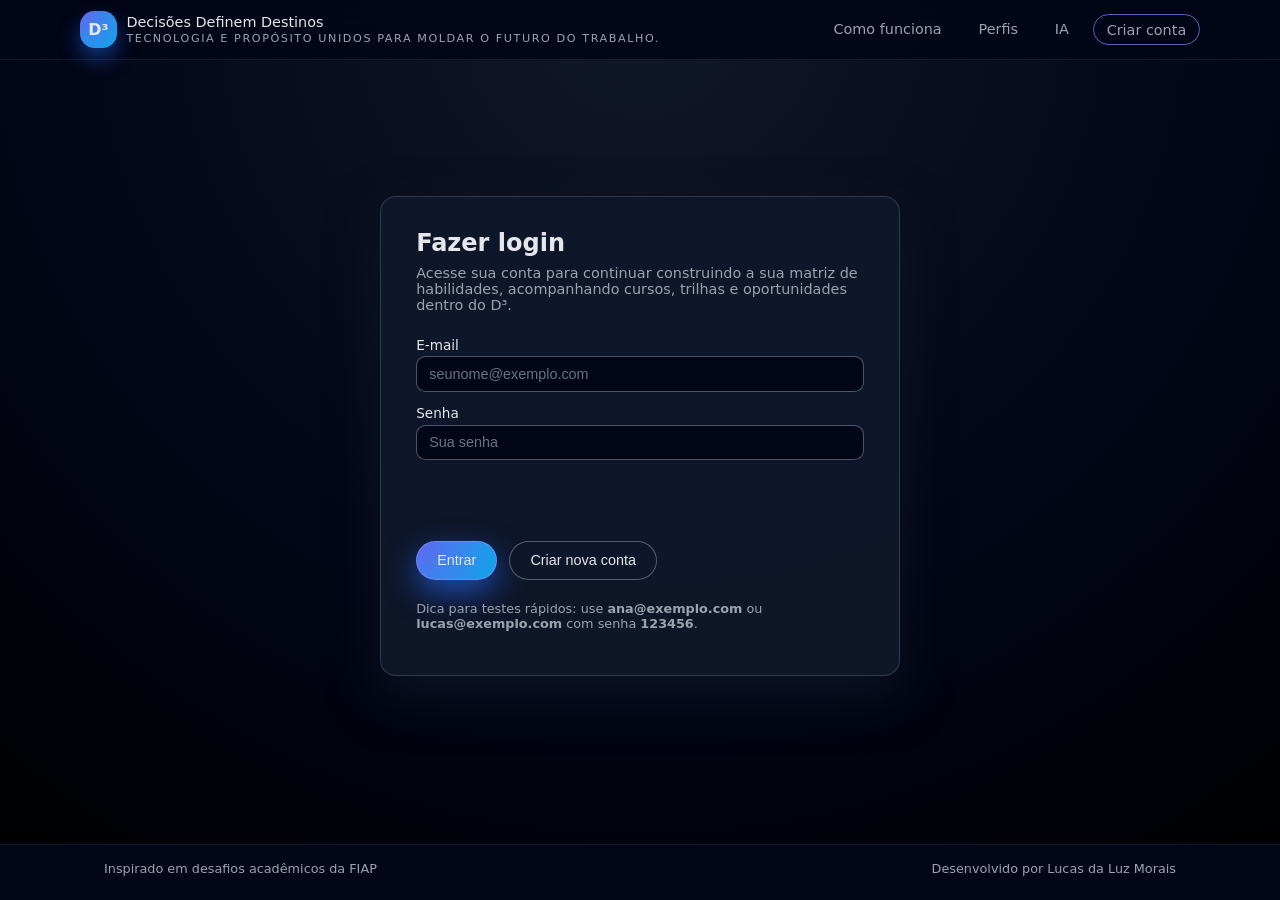
<file: usuario-perfil.html>
<!DOCTYPE html>
<html lang="pt-BR">
<head>
  <meta charset="UTF-8" />
  <meta name="viewport" content="width=device-width, initial-scale=1.0" />
  <title>D³ – Meu perfil</title>

  <meta name="description" content="Tela de perfil do usuário no D³ para completar dados e objetivos de carreira.">
  <link rel="icon" href="./assets/img/webD.png" type="image/png">

  <link rel="stylesheet" href="./css/style.css" />
  <link rel="stylesheet" href="./css/usuario-pages.css" />
</head>
<body data-page="usuario-perfil">
  <header class="topbar">
    <div class="container topbar__content">
      <div class="logo" onclick="location.href='index.html'" style="cursor:pointer;">
        <span class="logo__mark">D³</span>
        <div class="logo__group">
          <span class="logo__text">Minha jornada</span>
          <span class="logo__tag">Decisões, dados e destinos</span>
        </div>
      </div>

<nav class="nav">
  <a href="dashboard-user.html" class="nav__link">Painel</a>
  <a href="usuario-perfil.html" class="nav__link nav__link--active">Meu perfil</a>
  <a href="usuario-matriz.html" class="nav__link">Minha matriz</a>
  <a href="usuario-trilhas.html" class="nav__link">Minhas trilhas</a>
  <a href="usuario-oportunidades.html" class="nav__link">Oportunidades</a>
  <a href="comparador.html" class="nav__link">Comparador</a>
</nav>

    </div>
  </header>

  <main>
    <section class="section">
      <div class="container perfil-layout">
        <header class="page-header">
          <div>
            <h1 class="section__title">Meu perfil</h1>
            <p class="section__subtitle">
              Complete seu perfil com informações sobre sua experiência, objetivos e preferências.
              Esses dados serão usados pelo D³ para personalizar trilhas e oportunidades.
            </p>
          </div>
        </header>

        <div class="perfil-grid">
          <!-- Bloco 1: Dados básicos -->
          <div class="card perfil-card">
            <h2>Dados básicos</h2>
            <div class="perfil-fields">
              <div class="field">
                <label for="nome">Nome completo</label>
                <input type="text" id="nome" placeholder="Seu nome" value="" />
              </div>

              <div class="field">
                <label for="email">E-mail</label>
                <input type="email" id="email" placeholder="seuemail@exemplo.com" />
              </div>

              <div class="field">
                <label for="cidade">Cidade / Região</label>
                <input type="text" id="cidade" placeholder="Ex: São Paulo – SP" />
              </div>

              <div class="field field--split">
                <div>
                  <label for="tempo-exp">Tempo de experiência profissional</label>
                  <select id="tempo-exp">
                    <option value="">Selecione...</option>
                    <option value="0-1">0–1 ano</option>
                    <option value="1-3">1–3 anos</option>
                    <option value="3-5">3–5 anos</option>
                    <option value="5-10">5–10 anos</option>
                    <option value="10+">Mais de 10 anos</option>
                  </select>
                </div>
                <div>
                  <label for="formacao">Nível de formação</label>
                  <select id="formacao">
                    <option value="">Selecione...</option>
                    <option value="medio">Ensino médio</option>
                    <option value="tecnico">Técnico</option>
                    <option value="graduacao">Graduação</option>
                    <option value="pos">Pós / Especialização</option>
                  </select>
                </div>
              </div>
            </div>
          </div>

          <!-- Bloco 2: Objetivos de carreira -->
          <div class="card perfil-card">
            <h2>Objetivos de carreira</h2>
            <div class="perfil-fields">
              <div class="field">
                <label for="area-interesse">Área de interesse principal</label>
                <select id="area-interesse">
                  <option value="">Selecione...</option>
                  <option value="dados">Dados / BI / Analytics</option>
                  <option value="dev">Desenvolvimento de software</option>
                  <option value="automacao">Automação / Indústria 4.0</option>
                  <option value="gestao">Gestão / Liderança</option>
                  <option value="outros">Outros</option>
                </select>
              </div>

              <div class="field">
                <label for="objetivo">Objetivo principal no momento</label>
                <select id="objetivo">
                  <option value="">Selecione...</option>
                  <option value="primeiro-emprego">Conseguir o primeiro emprego</option>
                  <option value="transicao">Fazer transição de carreira</option>
                  <option value="promocao">Buscar promoção na área atual</option>
                  <option value="recolocacao">Recolocação no mercado</option>
                </select>
              </div>

              <div class="field">
                <label for="descricao-objetivo">Conte um pouco mais sobre o que você busca</label>
                <textarea id="descricao-objetivo" rows="4" placeholder="Ex: quero migrar de manutenção industrial para análise de dados, usando minha experiência atual com máquinas e processos."></textarea>
              </div>
            </div>
          </div>

          <!-- Bloco 3: Preferências de jornada -->
          <div class="card perfil-card">
            <h2>Preferências de jornada</h2>
            <div class="perfil-fields">
              <div class="field field--split">
                <div>
                  <label for="modelo-trabalho">Modelo de trabalho preferido</label>
                  <select id="modelo-trabalho">
                    <option value="">Selecione...</option>
                    <option value="presencial">Presencial</option>
                    <option value="hibrido">Híbrido</option>
                    <option value="remoto">Remoto</option>
                  </select>
                </div>

                <div>
                  <label for="disponibilidade">Disponibilidade de estudo</label>
                  <select id="disponibilidade">
                    <option value="">Selecione...</option>
                    <option value="ate-5">Até 5h por semana</option>
                    <option value="5-10">5–10h por semana</option>
                    <option value="10-15">10–15h por semana</option>
                    <option value="15+">Mais de 15h por semana</option>
                  </select>
                </div>
              </div>

              <div class="field">
                <label for="preferencia-formacao">Preferência de formação</label>
                <select id="preferencia-formacao">
                  <option value="">Selecione...</option>
                  <option value="rapida">Cursos rápidos e práticos</option>
                  <option value="formais">Formações mais longas (graduação, pós)</option>
                  <option value="misturado">Combinação de cursos rápidos e formais</option>
                </select>
              </div>

              <div class="field">
                <label for="obs-perfil">Observações adicionais</label>
                <textarea id="obs-perfil" rows="3" placeholder="Ex: prefiro opções online à noite, por causa do trabalho."></textarea>
              </div>
            </div>
          </div>
        </div>

        <div class="perfil-actions">
          <button class="btn btn--ghost" onclick="location.href='dashboard-user.html'">
            Voltar para o painel
          </button>
          <button class="btn btn--primary" disabled>
            Salvar Alterações
          </button>
        </div>
      </div>
    </section>
  </main>

  <footer class="footer">
    <div class="container footer__content">
      <span>D³ – Decisões, Dados e Destinos</span>
      <span>Desenvolvido por Lucas da Luz Morais</span>
    </div>
  </footer>
  
  <script src="./js/db.js"></script>
  <script src="./js/pages/usuario-perfil.js"></script>
</body>
</html>
</file>
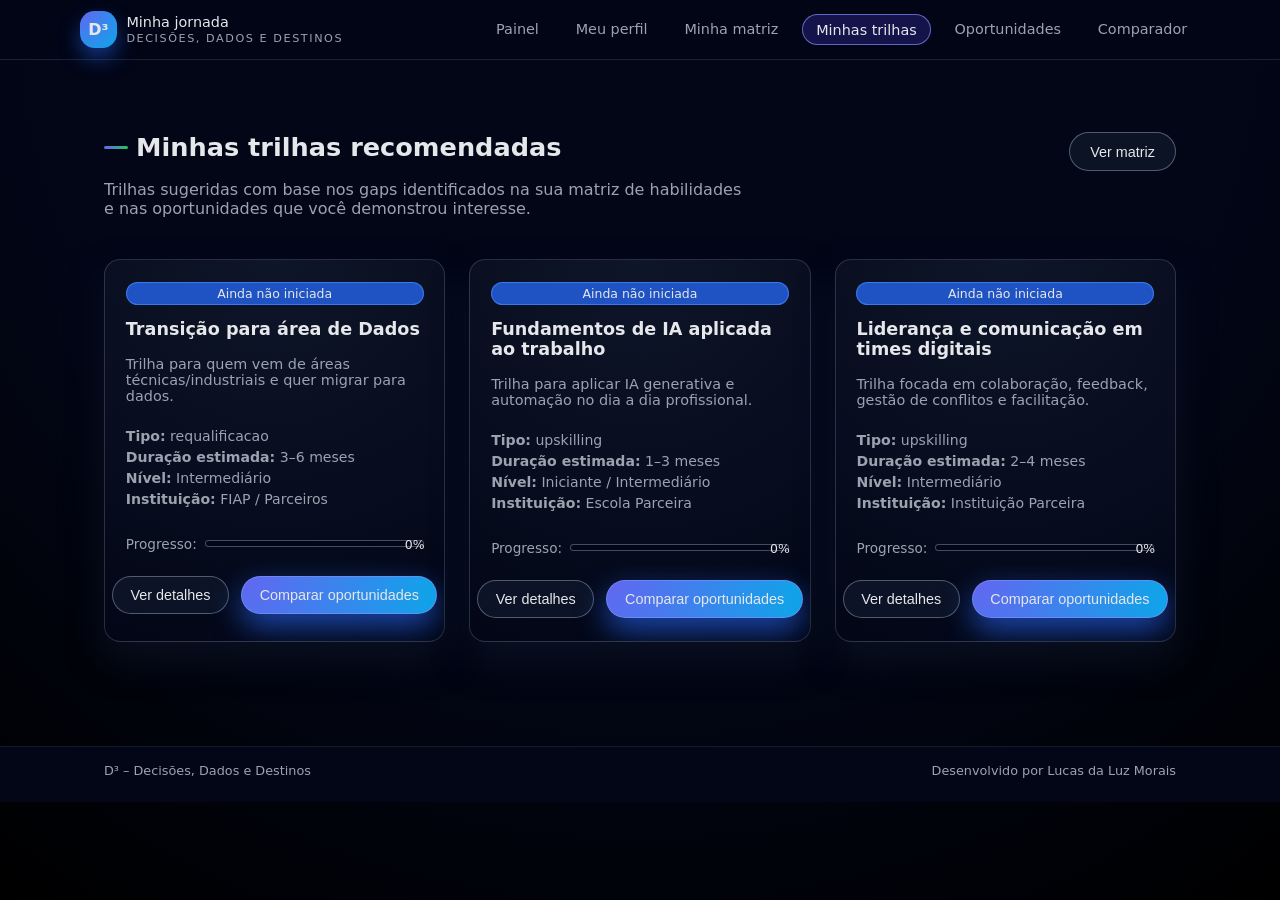
<file: usuario-trilhas.html>
<!DOCTYPE html>
<html lang="pt-BR">
<head>
  <meta charset="UTF-8" />
  <meta name="viewport" content="width=device-width, initial-scale=1.0" />
  <title>D³ – Minhas trilhas</title>

  <meta name="description" content="Trilhas recomendadas para o usuário no D³.">
  <link rel="icon" href="./assets/img/webD.png" type="image/png">

  <link rel="stylesheet" href="./css/style.css" />
  <link rel="stylesheet" href="./css/usuario-trilhas.css" />

</head>
<body data-page="usuario-trilhas">
  <header class="topbar">
    <div class="container topbar__content">
      <div class="logo" onclick="location.href='index.html'" style="cursor:pointer;">
        <span class="logo__mark">D³</span>
        <div class="logo__group">
          <span class="logo__text">Minha jornada</span>
          <span class="logo__tag">Decisões, dados e destinos</span>
        </div>
      </div>

      <nav class="nav">
        <a href="dashboard-user.html" class="nav__link">Painel</a>
        <a href="usuario-perfil.html" class="nav__link">Meu perfil</a>
        <a href="usuario-matriz.html" class="nav__link">Minha matriz</a>
        <a href="usuario-trilhas.html" class="nav__link nav__link--active">Minhas trilhas</a>
        <a href="usuario-oportunidades.html" class="nav__link">Oportunidades</a>
        <a href="comparador.html" class="nav__link">Comparador</a>
      </nav>
    </div>
  </header>

  <main>
    <section class="section">
      <div class="container">
        <header class="page-header">
          <div>
            <h1 class="section__title">Minhas trilhas recomendadas</h1>
            <p class="section__subtitle">
              Trilhas sugeridas com base nos gaps identificados na sua matriz de habilidades e
              nas oportunidades que você demonstrou interesse.
            </p>
          </div>
          <button class="btn btn--ghost" onclick="location.href='usuario-matriz.html'">
            Ver matriz
          </button>
        </header>

        <!-- AGORA o JS vai preencher esse grid -->
        <div class="trilhas-grid" data-trilhas-list></div>
      </div>
    </section>
  </main>

  <footer class="footer">
    <div class="container footer__content">
      <span>D³ – Decisões, Dados e Destinos</span>
      <span>Desenvolvido por Lucas da Luz Morais</span>
    </div>
  </footer>

  <script src="./js/pages/d3-mock.js"></script>
  <script src="./js/pages/ia-engine.js"></script>
  <script src="./js/pages/usuario-trilhas.js"></script>
</body>
</html>
</file>
<file: css/style.css>
:root {
  --bg: #050816;
  --bg-alt: #030712;
  --card-bg: #0b1120;
  --accent: #6366f1;
  --accent-strong: #4f46e5;
  --accent-soft: rgba(99, 102, 241, 0.15);
  --text-main: #e5e7eb;
  --text-muted: #9ca3af;
  --border-soft: #1f2933;
  --radius-lg: 1.2rem;
  --radius-md: 0.75rem;
  --shadow-soft: 0 18px 40px rgba(15, 23, 42, 0.7);
  --shadow-card: 0 12px 30px rgba(15, 23, 42, 0.8);
  --transition-fast: 0.18s ease-out;
}

*,
*::before,
*::after {
  box-sizing: border-box;
}

html,
body {
  margin: 0;
  padding: 0;
  font-family: system-ui, -apple-system, BlinkMacSystemFont, "Segoe UI", sans-serif;
  color: var(--text-main);
  scroll-behavior: smooth;
}

body {
  min-height: 100vh;
  background:
    radial-gradient(circle at top, #111827 0, #020617 55%, #000 100%),
    radial-gradient(circle at bottom, #020617 0, #000 60%);
}

/* UTILIDADES */

.container {
  width: 100%;
  max-width: 1120px;
  margin: 0 auto;
  padding: 0 1.5rem;
}

.section {
  padding: 4.5rem 0;
}

.section--alt {
  background: radial-gradient(circle at top, #020617 0, #020617 50%, #000 100%);
}

.section__title {
  font-size: 1.6rem;
  position: relative;
  display: inline-flex;
  align-items: center;
  gap: 0.5rem;
}

.section__title::before {
  content: "";
  width: 24px;
  height: 3px;
  border-radius: 999px;
  background: linear-gradient(90deg, var(--accent), #22c55e);
}

.section__title--light {
  color: #f9fafb;
}

.section__subtitle {
  color: var(--text-muted);
  max-width: 640px;
  margin-top: 0.5rem;
}

h1,
h2,
h3 {
  margin: 0 0 0.6rem;
}

p {
  margin: 0.25rem 0 0.75rem;
}

.highlight {
  background: linear-gradient(120deg, #a855f7, #6366f1, #22c55e);
  background-clip: text;
  -webkit-background-clip: text; /* necessário para Chrome/Safari */
  color: transparent;
}


/* GRID */

.grid {
  display: grid;
  gap: 1.75rem;
  margin-top: 2rem;
}

.grid--2 {
  grid-template-columns: repeat(auto-fit, minmax(260px, 1fr));
}

.grid--3 {
  grid-template-columns: repeat(auto-fit, minmax(260px, 1fr));
}

/* TOPBAR */

.topbar {
  position: sticky;
  top: 0;
  z-index: 20;
  background: rgba(2, 6, 23, 0.9);
  backdrop-filter: blur(18px);
  border-bottom: 1px solid rgba(148, 163, 184, 0.14);
  transition: background 0.2s ease-out, border-color 0.2s ease-out;
}

.topbar--scrolled {
  background: rgba(2, 6, 23, 0.98);
  border-color: rgba(129, 140, 248, 0.4);
}

.topbar__content {
  display: flex;
  align-items: center;
  justify-content: space-between;
  padding: 0.7rem 0;
}

.logo {
  display: flex;
  align-items: center;
  gap: 0.6rem;
}

.logo__mark {
  display: inline-flex;
  align-items: center;
  justify-content: center;
  width: 2.3rem;
  height: 2.3rem;
  border-radius: 0.9rem;
  background: radial-gradient(circle at top left, #6366f1, #0ea5e9);
  box-shadow: 0 10px 20px rgba(37, 99, 235, 0.5);
  font-weight: 700;
}

.logo__group {
  display: flex;
  flex-direction: column;
  gap: 0.15rem;
}

.logo__text {
  font-size: 0.9rem;
  color: var(--text-main);
}

.logo__tag {
  font-size: 0.7rem;
  color: var(--text-muted);
  text-transform: uppercase;
  letter-spacing: 0.14em;
}

.nav {
  display: flex;
  gap: 0.7rem;
}

.nav a {
  font-size: 0.9rem;
  color: var(--text-muted);
  text-decoration: none;
  padding: 0.4rem 0.8rem;
  border-radius: 999px;
  transition: var(--transition-fast);
}

.nav a:hover {
  color: #e5e7eb;
  background: rgba(148, 163, 184, 0.1);
}

.nav__cta {
  border: 1px solid rgba(129, 140, 248, 0.7);
}

/* HERO */

.hero {
  padding: 4.5rem 0 3.5rem;
}

.hero__content {
  display: grid;
  gap: 2.75rem;
  grid-template-columns: minmax(0, 1.6fr) minmax(0, 1.2fr);
  align-items: center;
}

.hero__badge {
  display: inline-flex;
  align-items: center;
  gap: 0.35rem;
  padding: 0.25rem 0.7rem;
  border-radius: 999px;
  font-size: 0.75rem;
  background: rgba(15, 23, 42, 0.9);
  border: 1px solid rgba(129, 140, 248, 0.6);
  color: #c7d2fe;
  margin-bottom: 0.9rem;
}

.hero__badge::before {
  content: "◎";
  font-size: 0.7rem;
}

.hero__text h1 {
  font-size: clamp(2.2rem, 3vw + 1.4rem, 3.1rem);
  line-height: 1.1;
}

.hero__text p {
  color: var(--text-muted);
  max-width: 34rem;
  margin-top: 0.8rem;
}

.hero__actions {
  display: flex;
  flex-wrap: wrap;
  gap: 0.75rem;
  margin-top: 1.6rem;
}

.hero__note {
  font-size: 0.85rem;
  color: var(--text-muted);
  margin-top: 0.9rem;
}

.hero__card {
  background: radial-gradient(circle at top, #111827 0, #020617 60%);
  border-radius: var(--radius-lg);
  padding: 1.75rem 1.5rem;
  border: 1px solid rgba(148, 163, 184, 0.15);
  box-shadow: var(--shadow-card);
  position: relative;
  overflow: hidden;
}

.hero__card::before {
  content: "";
  position: absolute;
  inset: 0;
  background: radial-gradient(circle at top right, rgba(96, 165, 250, 0.12), transparent 55%);
  pointer-events: none;
}

.hero__card h2 {
  font-size: 1.1rem;
  margin-bottom: 0.9rem;
}

.hero__matrix {
  display: flex;
  flex-direction: column;
  gap: 0.7rem;
  margin-top: 0.75rem;
}

.matrix-row span {
  font-size: 0.85rem;
  color: var(--text-muted);
}

.bar {
  margin-top: 0.15rem;
  width: 100%;
  height: 0.5rem;
  border-radius: 999px;
  background: #020617;
  border: 1px solid rgba(148, 163, 184, 0.35);
  overflow: hidden;
}

.bar__fill {
  height: 100%;
  border-radius: inherit;
  background: linear-gradient(90deg, #6366f1, #22c55e);
  transform-origin: left;
  transform: scaleX(0.7);
  animation: barPulse 3.2s ease-in-out infinite;
}

.bar__fill--1 { transform: scaleX(0.85); animation-delay: 0s; }
.bar__fill--2 { transform: scaleX(0.6);  animation-delay: 0.2s; }
.bar__fill--3 { transform: scaleX(0.45); animation-delay: 0.4s; }
.bar__fill--4 { transform: scaleX(0.7);  animation-delay: 0.6s; }

.hero__card-note {
  font-size: 0.75rem;
  color: var(--text-muted);
  margin-top: 0.8rem;
}

/* CARDS & LISTS */

.card {
  background: rgba(15, 23, 42, 0.9);
  border-radius: var(--radius-md);
  padding: 1.25rem 1.2rem;
  border: 1px solid rgba(148, 163, 184, 0.18);
  box-shadow: var(--shadow-soft);
  transition: var(--transition-fast);
  position: relative;
  overflow: hidden;
}

.card::before {
  content: "";
  position: absolute;
  inset-inline: 0;
  top: 0;
  height: 3px;
  background: linear-gradient(90deg, var(--accent), #22c55e);
  opacity: 0;
  transition: opacity 0.18s ease-out;
}

.card__step {
  position: absolute;
  top: 0.7rem;
  right: 0.9rem;
  font-size: 0.85rem;
  color: rgba(148, 163, 184, 0.9);
}

.card:hover {
  transform: translateY(-3px);
  border-color: rgba(129, 140, 248, 0.7);
  box-shadow: 0 14px 30px rgba(15, 23, 42, 0.9);
}

.card:hover::before {
  opacity: 1;
}

.card--outlined {
  background: rgba(15, 23, 42, 0.7);
}

.card h3 {
  font-size: 1.05rem;
}

.card p {
  color: var(--text-muted);
  font-size: 0.95rem;
}

.list {
  list-style: none;
  padding-left: 0;
  margin: 0.4rem 0 0;
  color: var(--text-muted);
  font-size: 0.9rem;
}

.list li {
  margin-bottom: 0.3rem;
}

.list--check li::before {
  content: "✔";
  margin-right: 0.4rem;
  color: #22c55e;
}

/* IA BOX */

.ia-box {
  background: radial-gradient(circle at top, rgba(99, 102, 241, 0.2), #020617);
  border-radius: var(--radius-md);
  padding: 1.5rem 1.25rem;
  border: 1px solid rgba(129, 140, 248, 0.5);
  box-shadow: var(--shadow-soft);
  font-size: 0.95rem;
  color: var(--text-main);
}

/* CTA SECTION */

.section--cta {
  background: linear-gradient(135deg, #0b1120, #020617);
  border-top: 1px solid rgba(148, 163, 184, 0.12);
  border-bottom: 1px solid rgba(148, 163, 184, 0.12);
}

.section--cta__content {
  display: flex;
  flex-wrap: wrap;
  gap: 1.75rem;
  align-items: center;
  justify-content: space-between;
}

/* CTA – versão com passos e porcentagens */

.section--cta__content--split {
  align-items: stretch;
}

.section--cta__copy {
  flex: 1 1 260px;
  max-width: 520px;
}

.section--cta__side {
  flex: 1 1 260px;
  display: flex;
  flex-direction: column;
  gap: 1.25rem;
}

/* bloco de progresso */

.cta-progress {
  background: rgba(15, 23, 42, 0.9);
  border-radius: var(--radius-md);
  border: 1px solid rgba(148, 163, 184, 0.25);
  padding: 1rem 1.1rem;
  box-shadow: var(--shadow-soft);
}

.cta-step + .cta-step {
  margin-top: 0.7rem;
}

.cta-step__header {
  display: flex;
  align-items: center;
  justify-content: space-between;
  font-size: 0.8rem;
  margin-bottom: 0.3rem;
}

.cta-step__label {
  color: var(--text-main);
}

.cta-step__value {
  color: #c7d2fe;
  font-weight: 500;
}

.cta-step__bar {
  width: 100%;
  height: 0.45rem;
  border-radius: 999px;
  background: #020617;
  border: 1px solid rgba(148, 163, 184, 0.4);
  overflow: hidden;
}

.cta-step__fill {
  display: block;
  height: 100%;
  border-radius: inherit;
  background: linear-gradient(90deg, #6366f1, #22c55e);
  transform-origin: left;
  width: 0;                         /* começa zerado */
  transition: width 0.6s ease-out;  /* anima quando mudamos a largura */
}


/* botões lado a lado nessa seção */

.section--cta__actions {
  display: flex;
  flex-direction: column;
  gap: 0.75rem;
  align-items: flex-start;
}

/* quando tiver a classe --row, força ficar lado a lado */
.section--cta__actions.section--cta__actions--row {
  flex-direction: row;
  flex-wrap: wrap;
  gap: 0.75rem;
}



/* responsivo */

@media (max-width: 860px) {
  .section--cta__content--split {
    flex-direction: column;
  }

  .section--cta__side {
    width: 100%;
  }

  .section--cta__actions--row {
    justify-content: flex-start;
  }
}


.section--cta__actions {
  display: flex;
  flex-direction: column;
  gap: 0.75rem;
  align-items: flex-start;
}

.cta__note {
  font-size: 0.8rem;
  color: var(--text-muted);
}

/* BUTTONS */

.btn {
  display: inline-flex;
  align-items: center;
  justify-content: center;
  gap: 0.4rem;
  padding: 0.65rem 1.25rem;
  border-radius: 999px;
  font-size: 0.9rem;
  border: 1px solid transparent;
  background: transparent;
  color: var(--text-main);
  cursor: pointer;
  transition: var(--transition-fast);
}

.btn--primary {
  background: radial-gradient(circle at top left, var(--accent), #0ea5e9);
  border-color: rgba(129, 140, 248, 0.7);
  box-shadow: 0 12px 30px rgba(37, 99, 235, 0.7);
}

.btn--primary:hover {
  transform: translateY(-1px);
  box-shadow: 0 18px 40px rgba(37, 99, 235, 0.9);
}

.btn--ghost {
  border-color: rgba(148, 163, 184, 0.5);
  background: rgba(15, 23, 42, 0.8);
}

.btn--ghost:hover {
  background: rgba(30, 64, 175, 0.4);
}

/* Botões com efeito de "progresso" ao passar o mouse */
.btn--progress {
  position: relative;
  overflow: hidden;
}

/* Barra que cresce de 0% até 100% */
.btn--progress::before {
  content: "";
  position: absolute;
  inset: 0;
  border-radius: inherit;
  background: linear-gradient(90deg, #6366f1, #22c55e);
  transform-origin: left;
  transform: scaleX(0);
  opacity: 0.2;              /* deixa o texto visível */
  transition: transform 0.5s ease-out;
  pointer-events: none;      /* não bloqueia o clique */
  z-index: 0;
}

/* garante que o texto fique por cima da barra */
.btn--progress {
  z-index: 1;
}

/* Quando o mouse passa em cima, a barra "carrega" */
.btn--progress:hover::before,
.btn--progress:focus-visible::before {
  transform: scaleX(1);
}


/* FOOTER */

.footer {
  border-top: 1px solid rgba(148, 163, 184, 0.12);
  padding: 1rem 0 1.5rem;
  background: #020617;
  margin-top: 2rem;
}

.footer__content {
  display: flex;
  justify-content: space-between;
  color: var(--text-muted);
  font-size: 0.8rem;
}

/* ANIMAÇÕES */

@keyframes barPulse {
  0%, 100% { filter: brightness(1); }
  50%      { filter: brightness(1.2); }
}

/* RESPONSIVO */

@media (max-width: 860px) {
  .hero__content {
    grid-template-columns: 1fr;
  }

  .topbar__content {
    flex-direction: column;
    align-items: flex-start;
    gap: 0.35rem;
  }

  .nav {
    flex-wrap: wrap;
  }

  .footer__content {
    flex-direction: column;
    gap: 0.3rem;
  }
}
/* COMO FUNCIONA – CARROSSEL DE MÓDULOS */

.section--how {
  position: relative;
}

.how-carousel {
  margin-top: 2.2rem;
  overflow: hidden;
  position: relative;
}
/* Degradê suave integrado ao fundo */
.how-carousel::before,
.how-carousel::after {
  content: "";
  position: absolute;
  top: 0;
  bottom: 0;
  width: 20px;                 /* pode ajustar */
  pointer-events: none;
  z-index: 5;
}

/* Lado esquerdo */
.how-carousel::before {
  left: 0;
  background: linear-gradient(
    to right,
    var(--bg) 0%,
    var(--bg-alt) 30%,
    transparent 100%
  );
}

/* Lado direito */
.how-carousel::after {
  right: 0;
  background: linear-gradient(
    to left,
    var(--bg) 0%,
    var(--bg-alt) 30%,
    transparent 100%
  );
}


.how-carousel__track {
  display: flex;
  gap: 1.5rem;
  will-change: transform;
}

.how-card {
  flex: 0 0 260px;
  min-height: 260px;
  display: flex;
  flex-direction: column;
}

.how-card__tag {
  display: inline-flex;
  align-items: center;
  justify-content: center;
  font-size: 0.75rem;
  padding: 0.15rem 0.7rem;
  border-radius: 999px;
  border: 1px solid rgba(129, 140, 248, 0.6);
  color: #c7d2fe;
  margin-bottom: 0.6rem;
  background: rgba(15, 23, 42, 0.9);
}

.how-card__resume {
  font-size: 0.85rem;
  color: var(--text-muted);
  margin-bottom: 0.6rem;
}

.how-card ul {
  list-style: none;
  padding-left: 0;
  margin: 0;
  font-size: 0.8rem;
  color: var(--text-muted);
}

.how-card ul li {
  margin-bottom: 0.3rem;
  position: relative;
  padding-left: 0.9rem;
}

.how-card ul li::before {
  content: "•";
  position: absolute;
  left: 0;
  top: 0;
  color: rgba(129, 140, 248, 0.9);
}

.how-carousel__hint {
  margin-top: 1.1rem;
  font-size: 0.8rem;
  color: var(--text-muted);
}

/* Mobile: sem auto-scroll, tudo empilhado bonitinho */

@media (max-width: 768px) {
  .how-carousel {
    overflow: visible;
  }

  .how-carousel__track {
    flex-wrap: wrap;
    justify-content: center;
    transform: translateX(0) !important;
  }

  .how-card {
    flex: 1 1 min(100%, 320px);
  }

  .how-carousel__hint {
    text-align: center;
  }
}
</file>
<file: css/auth.css>
/* css/auth.css */

/* Layout geral das páginas de autenticação */
.auth-page {
  min-height: 100vh;
  display: flex;
  flex-direction: column;
}

.auth-main {
  flex: 1;
  display: flex;
  align-items: center;
  justify-content: center;
  padding: 3rem 1.5rem;
}

.auth-card {
  width: 100%;
  max-width: 520px;
  background: rgba(15, 23, 42, 0.96);
  border-radius: 1rem;
  border: 1px solid rgba(148, 163, 184, 0.25);
  padding: 2rem 2.2rem;
  box-shadow: 0 20px 50px rgba(15, 23, 42, 0.8);
}

.auth-title {
  font-size: 1.5rem;
  margin-bottom: 0.5rem;
}

.auth-subtitle {
  font-size: 0.9rem;
  color: var(--text-muted);
  margin-bottom: 1.5rem;
}

/* Tabs do tipo de conta no cadastro */
.auth-tabs {
  display: flex;
  gap: 0.5rem;
  margin-bottom: 1.5rem;
}

.auth-tab {
  flex: 1;
  font-size: 0.85rem;
  padding: 0.45rem 0.5rem;
  border-radius: 999px;
  border: 1px solid rgba(148, 163, 184, 0.5);
  background: rgba(15, 23, 42, 0.9);
  color: var(--text-muted);
  cursor: pointer;
  transition: 0.18s ease-out;
}

.auth-tab--active {
  background: radial-gradient(circle at top left, var(--accent), #0ea5e9);
  color: #f9fafb;
  border-color: rgba(129, 140, 248, 0.9);
  box-shadow: 0 10px 25px rgba(37, 99, 235, 0.7);
}

/* Formulário */
.auth-form {
  display: flex;
  flex-direction: column;
  gap: 0.85rem;
}

.auth-field {
  display: flex;
  flex-direction: column;
  gap: 0.2rem;
}

.auth-label {
  font-size: 0.85rem;
  color: var(--text-main);
}

.auth-input {
  border-radius: 0.6rem;
  border: 1px solid rgba(148, 163, 184, 0.5);
  background: #020617;
  color: var(--text-main);
  padding: 0.55rem 0.75rem;
  font-size: 0.9rem;
  outline: none;
  transition: 0.15s ease-out;
}

.auth-input:focus {
  border-color: rgba(129, 140, 248, 0.9);
  box-shadow: 0 0 0 1px rgba(129, 140, 248, 0.7);
}

.auth-input::placeholder {
  color: rgba(148, 163, 184, 0.7);
}

/* Mensagens */
.auth-message {
  margin-top: 0.4rem;
  font-size: 0.8rem;
  min-height: 1.1rem;
}

.auth-message--error {
  color: #fca5a5;
}

.auth-message--success {
  color: #4ade80;
}

/* Ações (botões) */
.auth-actions {
  margin-top: 1.1rem;
  display: flex;
  flex-wrap: wrap;
  gap: 0.75rem;
}

.auth-secondary {
  font-size: 0.8rem;
  color: var(--text-muted);
  margin-top: 0.5rem;
}

.auth-secondary a {
  color: #a5b4fc;
  text-decoration: none;
}

.auth-secondary a:hover {
  text-decoration: underline;
}

/* Ajuste para telas menores */
@media (max-width: 480px) {
  .auth-card {
    padding: 1.6rem 1.3rem;
  }

  .auth-actions {
    flex-direction: column;
  }
}
</file>
<file: css/usuario-pages.css>
/* ===========================
   Páginas do usuário (matriz, trilhas, mapa, detalhe, comparador)
   Arquivo: css/usuario-pages.css
   =========================== */

body[data-page^="usuario-"],
body[data-page="trilha-detalhe"],
body[data-page="comparador"] {
  background:
    radial-gradient(circle at top, #020617 0, #020617 55%, #000 100%),
    radial-gradient(circle at bottom, #020617 0, #000 60%);
  color: var(--text-main);
}

/* ---------- TOPBAR / NAV ---------- */

.topbar {
  background: rgba(2, 6, 23, 0.96);
  backdrop-filter: blur(18px);
  border-bottom: 1px solid rgba(148, 163, 184, 0.18);
}

.nav__link {
  font-size: 0.9rem;
  padding: 0.4rem 0.8rem;
  border-radius: 999px;
  text-decoration: none;
  color: var(--text-muted);
  transition: 0.15s ease-out;
}

.nav__link:hover {
  color: #e5e7eb;
  background: rgba(15, 23, 42, 0.8);
}

.nav__link--active {
  color: #e5e7eb;
  background: rgba(79, 70, 229, 0.25);
  border: 1px solid rgba(129, 140, 248, 0.7);
}

/* Cabeçalho das páginas internas */
.page-header {
  display: flex;
  justify-content: space-between;
  align-items: flex-start;
  gap: 1.5rem;
  margin-bottom: 1.5rem;
}

/* =====================================================================
   PERFIL DO USUÁRIO
   ===================================================================== */

body[data-page="usuario-perfil"] {
  background:
    radial-gradient(circle at top, #020617 0, #020617 55%, #000 100%),
    radial-gradient(circle at bottom, #020617 0, #000 60%);
}

.perfil-layout {
  display: flex;
  flex-direction: column;
  gap: 1.5rem;
}

.perfil-grid {
  display: grid;
  gap: 1.5rem;
  grid-template-columns: minmax(0, 1.5fr) minmax(0, 1.5fr);
}

.perfil-card {
  padding: 1.3rem 1.2rem;
}

.perfil-fields {
  display: flex;
  flex-direction: column;
  gap: 0.8rem;
}

.field {
  display: flex;
  flex-direction: column;
  gap: 0.25rem;
}

.field label {
  font-size: 0.8rem;
  color: var(--text-muted);
}

.field input,
.field select,
.field textarea {
  width: 100%;
}

.field--split {
  display: grid;
  grid-template-columns: repeat(2, minmax(0, 1fr));
  gap: 0.8rem;
}

.perfil-actions {
  display: flex;
  justify-content: flex-end;
  gap: 0.8rem;
}

/* =====================================================================
   EDIÇÃO DA MATRIZ
   ===================================================================== */

body[data-page="usuario-matriz-editar"] {
  background:
    radial-gradient(circle at top, #020617 0, #020617 55%, #000 100%),
    radial-gradient(circle at bottom, #020617 0, #000 60%);
}

.matrix-edit-card {
  padding: 1.3rem 1.2rem;
  margin-top: 0.5rem;
}

.matrix-edit-header,
.matrix-edit-row {
  display: grid;
  grid-template-columns:
    minmax(0, 2.3fr)
    minmax(0, 1.3fr)
    minmax(0, 1.7fr)
    minmax(0, 1.7fr);
  gap: 0.8rem;
  align-items: center;
}

.matrix-edit-header {
  font-size: 0.8rem;
  text-transform: uppercase;
  letter-spacing: 0.04em;
  color: var(--text-muted);
  border-bottom: 1px solid rgba(148, 163, 184, 0.25);
  padding-bottom: 0.5rem;
  margin-bottom: 0.5rem;
}

.matrix-edit-row {
  padding: 0.45rem 0;
  font-size: 0.9rem;
}

.matrix-level {
  display: flex;
  flex-direction: column;
  gap: 0.3rem;
}

.matrix-level__label {
  font-size: 0.78rem;
  color: var(--text-muted);
}

.matrix-edit-note {
  margin-top: 0.8rem;
  font-size: 0.8rem;
  color: var(--text-muted);
}

/* =====================================================================
   MATRIZ – VISUALIZAÇÃO
   ===================================================================== */

.matrix-legend {
  display: flex;
  flex-wrap: wrap;
  gap: 1rem;
  font-size: 0.8rem;
  color: var(--text-muted);
  margin-bottom: 1rem;
}

.matrix-card {
  margin-bottom: 1.5rem;
}

.matrix-header,
.matrix-row {
  display: grid;
  grid-template-columns:
    minmax(0, 2.2fr)
    minmax(0, 1.1fr)
    minmax(0, 1.2fr)
    minmax(0, 1.2fr)
    minmax(0, 0.8fr);
  gap: 0.8rem;
  align-items: center;
}

.matrix-header {
  font-size: 0.8rem;
  text-transform: uppercase;
  letter-spacing: 0.04em;
  color: var(--text-muted);
  border-bottom: 1px solid rgba(148, 163, 184, 0.25);
  padding-bottom: 0.5rem;
  margin-bottom: 0.5rem;
}

.matrix-row {
  font-size: 0.9rem;
  padding: 0.4rem 0;
}

.matrix-chip {
  display: inline-flex;
  align-items: center;
  justify-content: center;
  padding: 0.15rem 0.6rem;
  border-radius: 999px;
  font-size: 0.75rem;
  border: 1px solid rgba(148, 163, 184, 0.6);
  color: #e5e7eb;
}

.matrix-chip--tech {
  border-color: rgba(59, 130, 246, 0.8);
  background: rgba(30, 64, 175, 0.5);
}

.matrix-chip--soft {
  border-color: rgba(234, 179, 8, 0.8);
  background: rgba(133, 77, 14, 0.5);
}

.matrix-chip--ai {
  border-color: rgba(129, 140, 248, 0.9);
  background: rgba(55, 48, 163, 0.6);
}

.gap {
  display: inline-flex;
  align-items: center;
  justify-content: center;
  padding: 0.1rem 0.5rem;
  border-radius: 999px;
  font-size: 0.75rem;
  min-width: 1.8rem;
  text-align: center;
}

.gap--small {
  background: rgba(34, 197, 94, 0.2);
  color: #bbf7d0;
}

.gap--medium {
  background: rgba(250, 204, 21, 0.2);
  color: #facc15;
}

.gap--high {
  background: rgba(239, 68, 68, 0.2);
  color: #fecaca;
}

.matrix-actions {
  display: flex;
  flex-wrap: wrap;
  gap: 0.8rem;
  justify-content: flex-end;
}

/* =====================================================================
   TRILHAS – LISTA (usuario-trilhas)
   ===================================================================== */

.trilhas-grid {
  display: grid;
  gap: 1.5rem;
  grid-template-columns: repeat(auto-fit, minmax(260px, 1fr));
}

.trilha-card {
  position: relative;
  padding: 1.3rem 1.2rem 1.4rem;
  overflow: visible; /* evita cortar brilho / botões longos */
}

.trilha-card__header {
  display: flex;
  justify-content: space-between;
  align-items: center;
  gap: 0.8rem;
  margin-bottom: 0.4rem;
  font-size: 0.8rem;
  color: var(--text-muted);
}

.trilha-status-pill {
  display: inline-flex;
  align-items: center;
  justify-content: center;
  padding: 0.25rem 0.9rem;
  border-radius: 999px;
  font-size: 0.78rem;
  border: 1px solid rgba(59, 130, 246, 0.8);
  background: rgba(30, 64, 175, 0.9);
  color: #e5e7eb;
}

.trilha-duration {
  font-size: 0.78rem;
}

.badge--trilha {
  border-color: rgba(129, 140, 248, 0.8);
  background: rgba(30, 64, 175, 0.7);
}

.badge--upskilling {
  border-color: rgba(34, 197, 94, 0.8);
  background: rgba(21, 128, 61, 0.7);
}

.badge--soft {
  border-color: rgba(234, 179, 8, 0.8);
  background: rgba(161, 98, 7, 0.7);
}

/* bloco de progresso dentro do card */
.trilha-progress {
  margin-top: 0.8rem;
  font-size: 0.82rem;
  color: var(--text-muted);
}

/* barras das trilhas – % para fora da barra */
body[data-page="usuario-trilhas"] .trilha-progress .progress {
  position: relative;
  width: 100%;
  height: 0.45rem;
  border-radius: 999px;
  background: #020617;
  border: 1px solid rgba(148, 163, 184, 0.4);
  overflow: visible;
}

body[data-page="usuario-trilhas"] .trilha-progress .progress__fill {
  position: absolute;
  inset: 0;
  border-radius: inherit;
  background: linear-gradient(90deg, #22c55e, #4ade80);
}

body[data-page="usuario-trilhas"] .trilha-progress .progress__value {
  position: absolute;
  right: -0.2rem;
  top: 50%;
  transform: translate(110%, -50%);
  font-size: 0.75rem;
  color: #e5e7eb;
}

.trilha-footer {
  display: flex;
  flex-wrap: wrap;
  align-items: center;
  gap: 0.8rem;
  margin-top: 0.9rem;
  font-size: 0.85rem;
}

.trilha-match {
  color: var(--text-muted);
  flex: 1 1 auto;
}

/* botões não cortarem no card */
body[data-page="usuario-trilhas"] .trilha-footer .btn {
  flex: 0 0 auto;
  min-width: 0;
  white-space: nowrap;
}

/* =====================================================================
   MAPA / OPORTUNIDADES (usuario-oportunidades)
   ===================================================================== */

.map-layout {
  display: grid;
  grid-template-columns: minmax(0, 1.3fr) minmax(0, 1.4fr);
  gap: 1.8rem;
  align-items: flex-start;
  margin-top: 1rem;
}

.map-panel {
  display: flex;
  flex-direction: column;
  gap: 0.6rem;
}

.map-placeholder {
  position: relative;
  width: 100%;
  aspect-ratio: 4 / 3;
  border-radius: var(--radius-lg, 1rem);
  border: 1px dashed rgba(148, 163, 184, 0.6);
  background: radial-gradient(circle at top, rgba(15, 23, 42, 0.9), #020617);
  overflow: hidden;
}

.map-user {
  position: absolute;
  inset: 50% auto auto 50%;
  transform: translate(-50%, -50%);
  padding: 0.3rem 0.7rem;
  border-radius: 999px;
  background: rgba(59, 130, 246, 0.9);
  color: #e5e7eb;
  font-size: 0.8rem;
}

.map-pin {
  position: absolute;
  padding: 0.25rem 0.6rem;
  border-radius: 999px;
  font-size: 0.75rem;
  white-space: nowrap;
  border: 1px solid rgba(148, 163, 184, 0.8);
}

.map-pin--school {
  background: rgba(59, 130, 246, 0.3);
  color: #bfdbfe;
}

.map-pin--company {
  background: rgba(34, 197, 94, 0.35);
  color: #bbf7d0;
}

.map-caption {
  font-size: 0.8rem;
  color: var(--text-muted);
}

.map-list-panel {
  display: flex;
  flex-direction: column;
  gap: 1rem;
}

.map-list-title {
  font-size: 1rem;
  margin-bottom: 0.4rem;
}

.oportunidade-card {
  padding: 1.1rem 1rem;
}

.oportunidade-header {
  display: flex;
  justify-content: space-between;
  align-items: center;
  gap: 0.8rem;
  font-size: 0.8rem;
  color: var(--text-muted);
  margin-bottom: 0.4rem;
}

.oportunidade-local {
  font-size: 0.78rem;
}

.badge--company {
  border-color: rgba(34, 197, 94, 0.8);
  background: rgba(22, 101, 52, 0.8);
}

.badge--school {
  border-color: rgba(59, 130, 246, 0.8);
  background: rgba(30, 64, 175, 0.8);
}

.oportunidade-match {
  margin-top: 0.8rem;
  font-size: 0.85rem;
  color: var(--text-muted);
  display: flex;
  flex-direction: column;
  gap: 0.3rem;
}

body[data-page="usuario-oportunidades"] .progress {
  position: relative;
  width: 100%;
  height: 0.4rem;
  border-radius: 999px;
  background: #020617;
  border: 1px solid rgba(148, 163, 184, 0.4);
  overflow: visible;
}

body[data-page="usuario-oportunidades"] .progress__fill {
  position: absolute;
  inset: 0;
  border-radius: inherit;
  background: linear-gradient(90deg, #22c55e, #4ade80);
}

body[data-page="usuario-oportunidades"] .progress__value {
  position: absolute;
  right: -0.2rem;
  top: 50%;
  transform: translate(110%, -50%);
  font-size: 0.78rem;
  color: #e5e7eb;
}

.oportunidade-actions {
  display: flex;
  flex-wrap: wrap;
  gap: 0.8rem;
  justify-content: flex-end;
  margin-top: 0.8rem;
  font-size: 0.85rem;
}

/* =====================================================================
   DETALHE DA TRILHA (trilha-detalhe)
   ===================================================================== */

.trilha-detalhe-layout {
  display: grid;
  grid-template-columns: minmax(0, 1.7fr) minmax(0, 1.1fr);
  gap: 1.8rem;
  margin-top: 1rem;
}

.trilha-detalhe-main {
  padding: 1.4rem 1.3rem;
}

.trilha-detalhe-side {
  padding: 1.2rem 1.1rem;
}

.trilha-meta {
  display: flex;
  flex-wrap: wrap;
  gap: 0.6rem 1.4rem;
  font-size: 0.85rem;
  color: var(--text-muted);
  margin: 0.7rem 0 1.2rem;
}

.trilha-steps {
  list-style: decimal;
  padding-left: 1.2rem;
  display: flex;
  flex-direction: column;
  gap: 0.6rem;
  font-size: 0.9rem;
}

.trilha-steps li span {
  display: block;
  font-size: 0.85rem;
  color: var(--text-muted);
}

.trilha-action-btn {
  width: 100%;
  margin-bottom: 0.6rem;
}

/* =====================================================================
   COMPARADOR (mantido aqui para reaproveitar)
   ===================================================================== */

.comparador-layout {
  display: grid;
  grid-template-columns: minmax(0, 1.3fr) minmax(0, 1.6fr);
  gap: 1.8rem;
  margin-top: 1rem;
}

.comparador-panel,
.comparador-result {
  padding: 1.3rem 1.2rem;
}

/* (demais estilos do comparador já estão no comparador.css;
   se você não estiver usando ele separado, pode manter estes aqui) */

/* =====================================================================
   RESPONSIVO
   ===================================================================== */

@media (max-width: 900px) {
  .page-header {
    flex-direction: column;
    align-items: flex-start;
  }

  .perfil-grid {
    grid-template-columns: 1fr;
  }

  .matrix-edit-header,
  .matrix-edit-row {
    grid-template-columns:
      minmax(0, 2.2fr)
      minmax(0, 1.2fr)
      minmax(0, 1.6fr)
      minmax(0, 1.6fr);
  }

  .matrix-header,
  .matrix-row {
    grid-template-columns:
      minmax(0, 2.3fr)
      minmax(0, 1.1fr)
      minmax(0, 1fr)
      minmax(0, 1fr)
      minmax(0, 0.7fr);
  }

  .map-layout {
    grid-template-columns: 1fr;
  }

  .trilha-detalhe-layout {
    grid-template-columns: 1fr;
  }
}

@media (max-width: 640px) {
  .field--split {
    grid-template-columns: 1fr;
  }

  .matrix-header {
    display: none;
  }

  .matrix-row {
    grid-template-columns: 1fr;
    align-items: flex-start;
  }

  .matrix-row span:nth-child(3),
  .matrix-row span:nth-child(4),
  .matrix-row span:nth-child(5) {
    font-size: 0.8rem;
  }

  .trilha-footer,
  .oportunidade-footer,
  .oportunidade-actions {
    flex-direction: column;
    align-items: flex-start;
  }

  .trilha-meta {
    flex-direction: column;
  }

  /* em telas bem pequenas, botões das trilhas ocupam a largura toda */
  body[data-page="usuario-trilhas"] .trilha-footer .btn {
    width: 100%;
    text-align: center;
  }
}
</file>
<file: css/comparador.css>
/* ==========================================
   Página: Comparador de jornada (comparador)
   Arquivo: css/comparador.css
   ========================================== */

body[data-page="comparador"] {
  background:
    radial-gradient(circle at top, #020617 0, #020617 55%, #000 100%),
    radial-gradient(circle at bottom, #020617 0, #000 60%);
  color: var(--text-main);
}

/* Topbar coerente com o resto do D³ */
body[data-page="comparador"] .topbar {
  background: rgba(2, 6, 23, 0.96);
  backdrop-filter: blur(18px);
  border-bottom: 1px solid rgba(148, 163, 184, 0.18);
}

/* Navegação */
body[data-page="comparador"] .nav__link {
  font-size: 0.9rem;
  padding: 0.4rem 0.8rem;
  border-radius: 999px;
  text-decoration: none;
  color: var(--text-muted);
  transition: 0.15s ease-out;
}

body[data-page="comparador"] .nav__link:hover {
  color: #e5e7eb;
  background: rgba(15, 23, 42, 0.8);
}

body[data-page="comparador"] .nav__link--active {
  color: #e5e7eb;
  background: rgba(79, 70, 229, 0.25);
  border: 1px solid rgba(129, 140, 248, 0.7);
}

/* Cabeçalho da página */
body[data-page="comparador"] .page-header {
  display: flex;
  justify-content: space-between;
  align-items: flex-start;
  gap: 1.5rem;
  margin-bottom: 1.8rem;
}

/* ============ LAYOUT PRINCIPAL ============ */

.comparador-layout {
  display: grid;
  grid-template-columns: minmax(0, 1.3fr) minmax(0, 1.6fr);
  gap: 1.8rem;
  margin-top: 1rem;
}

.comparador-panel,
.comparador-result {
  padding: 1.3rem 1.2rem;
  border-radius: 1rem;
  border: 1px solid rgba(148, 163, 184, 0.25);
  background: radial-gradient(circle at top, rgba(15, 23, 42, 0.95), #020617);
  box-shadow: 0 18px 35px rgba(15, 23, 42, 0.6);
}

.comparador-text {
  font-size: 0.9rem;
  color: var(--text-muted);
  margin-bottom: 1rem;
}

/* ============ LISTA DE VAGAS / TRILHAS ============ */

.comparador-subtitle {
  font-size: 0.9rem;
  margin-top: 1rem;
  margin-bottom: 0.4rem;
}

.comparador-list {
  display: flex;
  flex-direction: column;
  gap: 0.5rem;
}

.comparador-item {
  width: 100%;
  text-align: left;
  border-radius: 0.8rem;
  border: 1px solid rgba(148, 163, 184, 0.35);
  background: rgba(15, 23, 42, 0.9);
  color: #e5e7eb;
  padding: 0.55rem 0.7rem;
  display: flex;
  align-items: center;
  gap: 0.6rem;
  cursor: pointer;
  transition: border-color 0.15s ease-out, box-shadow 0.15s ease-out,
              background 0.15s ease-out, transform 0.08s ease-out;
}

.comparador-item:hover {
  border-color: rgba(129, 140, 248, 0.9);
  box-shadow: 0 0 0 1px rgba(129, 140, 248, 0.35);
  transform: translateY(-1px);
}

.comparador-item__body {
  display: flex;
  flex-direction: column;
  gap: 0.15rem;
  font-size: 0.85rem;
}

.comparador-item__body span {
  font-size: 0.78rem;
  color: var(--text-muted);
}

/* ativo */
.comparador-item--active {
  border-color: rgba(34, 197, 94, 0.85);
  box-shadow: 0 0 0 1px rgba(34, 197, 94, 0.35);
  background: rgba(15, 23, 42, 0.98);
}

.comparador-item--secondary {
  opacity: 0.95;
}

.comparador-hint {
  font-size: 0.8rem;
  color: var(--text-muted);
  margin-top: 0.8rem;
}

/* ============ RESUMO DOS PERCENTUAIS ============ */

.comparador-resumo {
  display: flex;
  flex-wrap: wrap;
  gap: 1.2rem;
  margin: 0.8rem 0 1.2rem;
}

.comparador-resumo__item {
  display: flex;
  flex-direction: column;
  gap: 0.15rem;
}

.comparador-label {
  font-size: 0.8rem;
  color: var(--text-muted);
}

.comparador-value {
  font-size: 1.3rem;
  font-weight: 600;
}

.comparador-value--main {
  color: #facc15;
}

.comparador-value--after {
  color: #4ade80;
}

/* ============ TABELA DOS EIXOS ============ */

.comparador-table {
  display: flex;
  flex-direction: column;
  gap: 0.3rem;
  margin-bottom: 1rem;
  font-size: 0.85rem;
}

.comparador-table__header,
.comparador-table__row {
  display: grid;
  grid-template-columns:
    minmax(0, 2.1fr)
    minmax(0, 1.5fr)
    minmax(0, 1.5fr)
    minmax(0, 2.1fr)
    minmax(0, 1fr);
  gap: 0.7rem;
  align-items: center;
}

.comparador-table__header {
  text-transform: uppercase;
  letter-spacing: 0.04em;
  color: var(--text-muted);
  border-bottom: 1px solid rgba(148, 163, 184, 0.25);
  padding-bottom: 0.5rem;
  margin-bottom: 0.2rem;
}

.comparador-table__row {
  padding: 0.35rem 0;
}

/* gap visual */
.gap {
  display: inline-flex;
  align-items: center;
  justify-content: center;
  padding: 0.1rem 0.5rem;
  border-radius: 999px;
  font-size: 0.75rem;
  min-width: 1.8rem;
  text-align: center;
}

.gap--small {
  background: rgba(34, 197, 94, 0.2);
  color: #bbf7d0;
}

.gap--medium {
  background: rgba(250, 204, 21, 0.2);
  color: #facc15;
}

.gap--high {
  background: rgba(239, 68, 68, 0.2);
  color: #fecaca;
}

/* ============ BARRAS DE PROGRESSO (SÓ NO COMPARADOR) ============ */

body[data-page="comparador"] .progress {
  position: relative;
  width: 100%;
  height: 0.45rem;
  border-radius: 999px;
  background: #020617;
  border: 1px solid rgba(148, 163, 184, 0.45);
  overflow: visible; /* não cortar a % */
}

body[data-page="comparador"] .progress__fill {
  height: 100%;
  border-radius: inherit;
  background: linear-gradient(90deg, #6366f1, #22c55e);
}

body[data-page="comparador"] .progress__value {
  position: absolute;
  right: -0.1rem;
  top: 50%;
  transform: translate(110%, -50%);
  font-size: 0.78rem;
  color: #e5e7eb;
}

/* ============ AÇÕES FINAIS ============ */

.comparador-actions {
  display: flex;
  flex-wrap: wrap;
  gap: 0.8rem;
  justify-content: flex-end;
}

.comparador-footnote {
  margin-top: 0.7rem;
  font-size: 0.8rem;
  color: var(--text-muted);
}

/* ============ RESPONSIVO ============ */

@media (max-width: 900px) {
  body[data-page="comparador"] .page-header {
    flex-direction: column;
    align-items: flex-start;
  }

  .comparador-layout {
    grid-template-columns: 1fr;
  }

  .comparador-resumo {
    flex-direction: column;
  }
}

@media (max-width: 640px) {
  .comparador-table__header {
    display: none;
  }

  .comparador-table__row {
    grid-template-columns: 1fr;
    align-items: flex-start;
  }
}
</file>
<file: css/dashboard-escola.css>
/* =========================================
   Dashboard Escola – estilos específicos
   ========================================= */

body[data-page="dashboard-escola"] {
  background: var(--bg-page, #050816);
  color: #f9fafb;
  font-family: system-ui, -apple-system, BlinkMacSystemFont, "SF Pro Text",
    "Segoe UI", sans-serif;
}

/* -------- Layout base -------- */

body[data-page="dashboard-escola"] .page--dashboard-escola {
  padding: 2rem 0 3rem;
}

/* 3 colunas, com primeira e terceira mais largas
   pra não esmagar o texto do resumo */
body[data-page="dashboard-escola"] .page__grid {
  display: grid;
  grid-template-columns:
    minmax(280px, 0.95fr)
    minmax(420px, 1.2fr)
    minmax(280px, 0.95fr);
  gap: 2rem;
  align-items: flex-start;
}

body[data-page="dashboard-escola"] .page__grid--full {
  margin-top: 2rem;
  grid-template-columns: minmax(0, 1fr);
}

/* -------- Painéis -------- */

body[data-page="dashboard-escola"] .panel {
  background: radial-gradient(circle at top left, #020617 0, #020617 40%, #0f172a);
  border-radius: 1.25rem;
  padding: 1.9rem 1.8rem;
  box-shadow: 0 20px 50px rgba(15, 23, 42, 0.75);
  border: 1px solid rgba(148, 163, 184, 0.25);
}

body[data-page="dashboard-escola"] .panel__header {
  display: flex;
  justify-content: space-between;
  gap: 1.5rem;
  align-items: flex-start;
  margin-bottom: 1.25rem;
}

body[data-page="dashboard-escola"] .panel__title {
  font-size: 1.15rem;
  font-weight: 600;
}

body[data-page="dashboard-escola"] .panel__subtitle {
  font-size: 0.86rem;
  color: #94a3b8;
  margin-top: 0.35rem;
  line-height: 1.4;
}

body[data-page="dashboard-escola"] .panel__actions {
  display: flex;
  gap: 0.6rem;
  flex-wrap: wrap;
}

/* -------- Botões -------- */

body[data-page="dashboard-escola"] .btn {
  border-radius: 999px;
  padding: 0.38rem 0.9rem;
  font-size: 0.78rem;
  border: 1px solid transparent;
  cursor: pointer;
  transition: transform 0.15s ease, box-shadow 0.15s ease, background 0.15s ease;
  white-space: nowrap;
}

body[data-page="dashboard-escola"] .btn--primary {
  background: radial-gradient(circle at top left, #38bdf8, #6366f1);
  color: #0b1120;
  font-weight: 600;
  box-shadow: 0 12px 28px rgba(56, 189, 248, 0.35);
}

body[data-page="dashboard-escola"] .btn--ghost {
  background: transparent;
  color: #e5e7eb;
  border-color: rgba(148, 163, 184, 0.6);
}

body[data-page="dashboard-escola"] .btn:hover {
  transform: translateY(-1px);
  box-shadow: 0 14px 30px rgba(15, 23, 42, 0.7);
}

/* =========================================
   1. Coluna Esquerda – Resumo da Escola
   ========================================= */

body[data-page="dashboard-escola"] .resumo__cards {
  display: grid;
  grid-template-columns: repeat(auto-fit, minmax(170px, 1fr));
  gap: 1.1rem;
  margin-bottom: 1.4rem;
}

body[data-page="dashboard-escola"] .resumo-card {
  background: radial-gradient(circle at top left, #0f172a, #020617);
  border-radius: 0.95rem;
  padding: 1rem 1.1rem;
  border: 1px solid rgba(148, 163, 184, 0.35);
  line-height: 1.35;
}

body[data-page="dashboard-escola"] .resumo-card__label {
  font-size: 0.78rem;
  color: #cbd5f5;
}

body[data-page="dashboard-escola"] .resumo-card__value {
  display: block;
  font-size: 1.3rem;
  margin-top: 0.2rem;
  font-weight: 600;
}

body[data-page="dashboard-escola"] .resumo-card__hint {
  font-size: 0.74rem;
  color: #94a3b8;
  margin-top: 0.25rem;
}

body[data-page="dashboard-escola"] .resumo__info {
  margin-top: 1.1rem;
}

body[data-page="dashboard-escola"] .resumo__nome {
  font-size: 1.02rem;
  font-weight: 600;
}

body[data-page="dashboard-escola"] .resumo__descricao {
  font-size: 0.86rem;
  color: #e5e7eb;
  margin-top: 0.3rem;
  line-height: 1.5;
}

body[data-page="dashboard-escola"] .resumo__tags {
  display: flex;
  flex-wrap: wrap;
  gap: 0.4rem;
  margin-top: 0.7rem;
}

body[data-page="dashboard-escola"] .resumo__tag {
  font-size: 0.7rem;
  padding: 0.2rem 0.6rem;
  border-radius: 999px;
  background: rgba(37, 99, 235, 0.22);
  border: 1px solid rgba(59, 130, 246, 0.55);
}

/* =========================================
   2. Coluna Central – Trilhas & Turmas
   ========================================= */

body[data-page="dashboard-escola"] .trilhas-lista {
  display: flex;
  flex-direction: column;
  gap: 1.1rem;
}

/* Card de trilha – layout em flex pra não encavalar */
body[data-page="dashboard-escola"] .trilha-card {
  display: flex;
  flex-wrap: wrap;
  gap: 1.2rem 1.6rem;
  padding: 1.2rem 1.3rem;
  border-radius: 1rem;
  background: rgba(15, 23, 42, 0.95);
  border: 1px solid rgba(51, 65, 85, 0.9);
  align-items: flex-start;
}

body[data-page="dashboard-escola"] .trilha-card > * {
  min-width: 0;
}

body[data-page="dashboard-escola"] .trilha-card__titulo {
  font-size: 0.98rem;
  font-weight: 600;
}

body[data-page="dashboard-escola"] .trilha-card__meta {
  font-size: 0.8rem;
  color: #cbd5f5;
  margin-top: 0.25rem;
  line-height: 1.35;
}

body[data-page="dashboard-escola"] .trilha-card__pill {
  display: inline-flex;
  align-items: center;
  gap: 0.3rem;
  padding: 0.2rem 0.55rem;
  border-radius: 999px;
  font-size: 0.72rem;
  border: 1px solid rgba(148, 163, 184, 0.7);
  margin-top: 0.4rem;
}

/* Colunas internas do card */

body[data-page="dashboard-escola"] .trilha-card > div:nth-child(1) {
  flex: 1 1 240px;
}

body[data-page="dashboard-escola"] .trilha-card__stats {
  flex: 0 0 180px;
  display: flex;
  flex-direction: column;
  gap: 0.2rem;
  font-size: 0.8rem;
  color: #e5e7eb;
}

body[data-page="dashboard-escola"] .trilha-card__actions {
  flex: 0 0 190px;
  display: flex;
  flex-direction: column;
  align-items: flex-end;
  justify-content: space-between;
  gap: 0.45rem;
}

/* =========================================
   3. Coluna Direita – IA Insights
   ========================================= */

body[data-page="dashboard-escola"] .ia__alerta {
  font-size: 0.82rem;
  color: #e5e7eb;
  background: rgba(30, 64, 175, 0.3);
  border-radius: 0.9rem;
  padding: 0.8rem 0.95rem;
  border: 1px dashed rgba(129, 140, 248, 0.8);
  margin-bottom: 0.9rem;
  line-height: 1.4;
}

body[data-page="dashboard-escola"] .ia__lista {
  list-style: none;
  display: flex;
  flex-direction: column;
  gap: 0.7rem;
  padding: 0;
  margin: 0;
}

body[data-page="dashboard-escola"] .ia__item {
  font-size: 0.8rem;
  background: radial-gradient(circle at top left, #0f172a, #020617);
  border-radius: 0.9rem;
  padding: 0.8rem 0.9rem;
  border: 1px solid rgba(55, 65, 81, 0.9);
}

body[data-page="dashboard-escola"] .ia__item-tipo {
  display: inline-flex;
  font-size: 0.72rem;
  padding: 0.18rem 0.5rem;
  border-radius: 999px;
  background: rgba(56, 189, 248, 0.16);
  border: 1px solid rgba(56, 189, 248, 0.55);
  margin-bottom: 0.3rem;
}

body[data-page="dashboard-escola"] .ia__item-descricao {
  display: block;
  margin-top: 0.2rem;
  line-height: 1.4;
}

/* =========================================
   4. Linha inferior – Conexões com o mercado
   ========================================= */

body[data-page="dashboard-escola"] .conexoes__grid {
  display: grid;
  grid-template-columns: repeat(auto-fit, minmax(230px, 1fr));
  gap: 1.1rem;
}

body[data-page="dashboard-escola"] .conexoes-card {
  border-radius: 1rem;
  padding: 0.9rem 1rem;
  background: rgba(15, 23, 42, 0.95);
  border: 1px solid rgba(30, 64, 175, 0.75);
  font-size: 0.8rem;
}

body[data-page="dashboard-escola"] .conexoes-card__empresa {
  font-size: 0.9rem;
  font-weight: 600;
}

body[data-page="dashboard-escola"] .conexoes-card__info {
  font-size: 0.8rem;
  color: #cbd5f5;
  margin-top: 0.25rem;
  line-height: 1.4;
}

body[data-page="dashboard-escola"] .conexoes-card__badge {
  margin-top: 0.4rem;
  font-size: 0.72rem;
  display: inline-flex;
  padding: 0.22rem 0.6rem;
  border-radius: 999px;
  background: rgba(16, 185, 129, 0.16);
  border: 1px solid rgba(16, 185, 129, 0.7);
}

/* =========================================
   Responsivo
   ========================================= */

@media (max-width: 1250px) {
  body[data-page="dashboard-escola"] .page__grid {
    grid-template-columns:
      minmax(260px, 1fr)
      minmax(360px, 1.15fr);
  }

  body[data-page="dashboard-escola"] .page__grid > :last-child {
    grid-column: 1 / -1; /* IA desce pra baixo das duas primeiras colunas */
  }
}

@media (max-width: 900px) {
  body[data-page="dashboard-escola"] .page__grid {
    grid-template-columns: minmax(0, 1fr);
  }

  body[data-page="dashboard-escola"] .trilha-card {
    flex-direction: column;
    align-items: stretch;
  }

  body[data-page="dashboard-escola"] .trilha-card__actions {
    align-items: flex-start;
  }

  body[data-page="dashboard-escola"] .resumo__cards {
    grid-template-columns: repeat(2, minmax(0, 1fr));
  }
}

@media (max-width: 600px) {
  body[data-page="dashboard-escola"] .resumo__cards {
    grid-template-columns: minmax(0, 1fr);
  }

  body[data-page="dashboard-escola"] .panel {
    padding: 1.5rem 1.35rem;
  }
}
</file>
<file: css/dashboard-mercado.css>
/* =========================================
   Dashboard Mercado – estilos completos
   ========================================= */

body[data-page="dashboard-mercado"] {
  background: var(--bg-page, #020617);
  color: #f9fafb;
  font-family: system-ui, -apple-system, BlinkMacSystemFont, "SF Pro Text",
    "Segoe UI", sans-serif;
}

/* -------- Layout base -------- */

body[data-page="dashboard-mercado"] .page--dashboard-mercado {
  padding: 2rem 0 3rem;
}

/* 3 colunas – equilibradas como na Escola */
body[data-page="dashboard-mercado"] .page__grid {
  display: grid;
  grid-template-columns:
    minmax(280px, 0.95fr)
    minmax(420px, 1.2fr)
    minmax(280px, 0.95fr);
  gap: 2rem;
  align-items: flex-start;
}

body[data-page="dashboard-mercado"] .page__grid--full {
  margin-top: 2rem;
  grid-template-columns: minmax(0, 1fr);
}

/* -------- Painéis -------- */

body[data-page="dashboard-mercado"] .panel {
  background: radial-gradient(circle at top left, #020617 0, #020617 40%, #0f172a);
  border-radius: 1.25rem;
  padding: 1.9rem 1.8rem;
  border: 1px solid rgba(55, 65, 81, 0.8);
  box-shadow: 0 22px 50px rgba(15, 23, 42, 0.75);
}

body[data-page="dashboard-mercado"] .panel__header {
  display: flex;
  justify-content: space-between;
  gap: 1.4rem;
  align-items: flex-start;
  margin-bottom: 1.25rem;
}

body[data-page="dashboard-mercado"] .panel__title {
  font-size: 1.15rem;
  font-weight: 600;
}

body[data-page="dashboard-mercado"] .panel__subtitle {
  font-size: 0.86rem;
  color: #94a3b8;
  margin-top: 0.35rem;
  line-height: 1.4;
}

body[data-page="dashboard-mercado"] .panel__actions {
  display: flex;
  gap: 0.6rem;
  flex-wrap: wrap;
}

/* -------- Botões -------- */

body[data-page="dashboard-mercado"] .btn {
  border-radius: 999px;
  padding: 0.38rem 0.9rem;
  font-size: 0.78rem;
  border: 1px solid transparent;
  cursor: pointer;
  transition: transform 0.15s ease, box-shadow 0.15s ease, background 0.15s ease;
  white-space: nowrap;
}

body[data-page="dashboard-mercado"] .btn--primary {
  background: radial-gradient(circle at top left, #22c55e, #16a34a);
  color: #052e1f;
  font-weight: 600;
  box-shadow: 0 12px 28px rgba(22, 163, 74, 0.35);
}

body[data-page="dashboard-mercado"] .btn--ghost {
  background: transparent;
  color: #e5e7eb;
  border-color: rgba(148, 163, 184, 0.6);
}

body[data-page="dashboard-mercado"] .btn:hover {
  transform: translateY(-1px);
  box-shadow: 0 12px 30px rgba(15, 23, 42, 0.7);
}

/* =========================================
   1. Coluna Esquerda – Resumo da Empresa
   ========================================= */

body[data-page="dashboard-mercado"] .resumo__cards {
  display: grid;
  grid-template-columns: repeat(auto-fit, minmax(170px, 1fr));
  gap: 1.1rem;
  margin-bottom: 1.4rem;
}

body[data-page="dashboard-mercado"] .resumo-card {
  background: rgba(15, 23, 42, 0.95);
  border-radius: 0.95rem;
  padding: 1rem 1.1rem;
  border: 1px solid rgba(148, 163, 184, 0.35);
  line-height: 1.35;
}

body[data-page="dashboard-mercado"] .resumo-card__label {
  font-size: 0.78rem;
  color: #cbd5f5;
}

body[data-page="dashboard-mercado"] .resumo-card__value {
  display: block;
  font-size: 1.3rem;
  margin-top: 0.2rem;
  font-weight: 600;
}

body[data-page="dashboard-mercado"] .resumo-card__hint {
  font-size: 0.74rem;
  color: #94a3b8;
  margin-top: 0.25rem;
}

body[data-page="dashboard-mercado"] .resumo__info {
  margin-top: 1.2rem;
  line-height: 1.45;
}

body[data-page="dashboard-mercado"] .resumo__nome {
  font-size: 1.02rem;
  font-weight: 600;
}

body[data-page="dashboard-mercado"] .resumo__descricao {
  font-size: 0.86rem;
  color: #e5e7eb;
  margin-top: 0.3rem;
  line-height: 1.5;
}

body[data-page="dashboard-mercado"] .resumo__tags {
  display: flex;
  flex-wrap: wrap;
  gap: 0.4rem;
  margin-top: 0.7rem;
}

body[data-page="dashboard-mercado"] .resumo__tag {
  font-size: 0.7rem;
  padding: 0.2rem 0.6rem;
  border-radius: 999px;
  background: rgba(34, 197, 94, 0.22);
  border: 1px solid rgba(34, 197, 94, 0.55);
}

/* =========================================
   2. Coluna Central – Vagas & Talentos
   ========================================= */

body[data-page="dashboard-mercado"] .vagas-lista {
  display: flex;
  flex-direction: column;
  gap: 1.1rem;
}

/* Card de Vaga — layout flex para não encavalar */
body[data-page="dashboard-mercado"] .vaga-card {
  display: flex;
  flex-wrap: wrap;
  gap: 1.2rem 1.6rem;
  padding: 1.2rem 1.3rem;
  border-radius: 1rem;
  background: rgba(15, 23, 42, 0.95);
  border: 1px solid rgba(55, 65, 81, 0.85);
  align-items: flex-start;
}

body[data-page="dashboard-mercado"] .vaga-card > * {
  min-width: 0;
}

body[data-page="dashboard-mercado"] .vaga-card__titulo {
  font-size: 0.98rem;
  font-weight: 600;
}

body[data-page="dashboard-mercado"] .vaga-card__meta {
  font-size: 0.8rem;
  color: #cbd5f5;
  margin-top: 0.25rem;
  line-height: 1.35;
}

body[data-page="dashboard-mercado"] .vaga-card__pill {
  display: inline-flex;
  align-items: center;
  gap: 0.3rem;
  padding: 0.2rem 0.55rem;
  border-radius: 999px;
  font-size: 0.72rem;
  border: 1px solid rgba(148, 163, 184, 0.7);
  margin-top: 0.4rem;
}

/* Colunas internas */

body[data-page="dashboard-mercado"] .vaga-card > div:nth-child(1) {
  flex: 1 1 260px;
}

body[data-page="dashboard-mercado"] .vaga-card__stats {
  flex: 0 0 180px;
  display: flex;
  flex-direction: column;
  gap: 0.2rem;
  font-size: 0.8rem;
  color: #e5e7eb;
}

body[data-page="dashboard-mercado"] .vaga-card__actions {
  flex: 0 0 200px;
  display: flex;
  flex-direction: column;
  align-items: flex-end;
  justify-content: space-between;
  gap: 0.5rem;
}

body[data-page="dashboard-mercado"] .vaga-card__status {
  font-size: 0.76rem;
  color: #9ca3af;
}

/* =========================================
   3. Coluna Direita – IA Insights
   ========================================= */

body[data-page="dashboard-mercado"] .ia__alerta {
  font-size: 0.82rem;
  color: #e5e7eb;
  background: rgba(22, 163, 74, 0.28);
  border-radius: 0.9rem;
  padding: 0.8rem 0.95rem;
  border: 1px dashed rgba(34, 197, 94, 0.7);
  margin-bottom: 0.9rem;
  line-height: 1.4;
}

body[data-page="dashboard-mercado"] .ia__lista {
  list-style: none;
  padding: 0;
  margin: 0;
  display: flex;
  flex-direction: column;
  gap: 0.7rem;
}

body[data-page="dashboard-mercado"] .ia__item {
  font-size: 0.8rem;
  background: rgba(15, 23, 42, 0.95);
  border-radius: 0.9rem;
  padding: 0.8rem 0.9rem;
  border: 1px solid rgba(55, 65, 81, 0.9);
}

body[data-page="dashboard-mercado"] .ia__item-tipo {
  display: inline-flex;
  font-size: 0.72rem;
  padding: 0.18rem 0.5rem;
  border-radius: 999px;
  background: rgba(56, 189, 248, 0.16);
  border: 1px solid rgba(56, 189, 248, 0.55);
  margin-bottom: 0.3rem;
}

/* =========================================
   4. Radar de Habilidades
   ========================================= */

body[data-page="dashboard-mercado"] .skills__grid {
  display: grid;
  grid-template-columns: repeat(auto-fit, minmax(230px, 1fr));
  gap: 1.1rem;
}

body[data-page="dashboard-mercado"] .skills-card {
  border-radius: 1rem;
  padding: 0.9rem 1rem;
  background: rgba(15, 23, 42, 0.96);
  border: 1px solid rgba(30, 64, 175, 0.7);
  font-size: 0.82rem;
}

body[data-page="dashboard-mercado"] .skills-card__nome {
  font-weight: 600;
  margin-bottom: 0.25rem;
}

body[data-page="dashboard-mercado"] .skills-card__linha {
  display: flex;
  justify-content: space-between;
  color: #9ca3af;
  font-size: 0.75rem;
  margin-bottom: 0.15rem;
}

body[data-page="dashboard-mercado"] .skills-card__barra {
  margin-top: 0.2rem;
  height: 5px;
  border-radius: 999px;
  background: rgba(15, 23, 42, 1);
  overflow: hidden;
}

body[data-page="dashboard-mercado"] .skills-card__barra-inner {
  height: 100%;
  background: linear-gradient(90deg, #22c55e, #16a34a);
}

/* =========================================
   Responsivo
   ========================================= */

@media (max-width: 1250px) {
  body[data-page="dashboard-mercado"] .page__grid {
    grid-template-columns:
      minmax(260px, 1fr)
      minmax(360px, 1.15fr);
  }

  body[data-page="dashboard-mercado"] .page__grid > :last-child {
    grid-column: 1 / -1; /* IA desce */
  }
}

@media (max-width: 900px) {
  body[data-page="dashboard-mercado"] .page__grid {
    grid-template-columns: minmax(0, 1fr);
  }

  body[data-page="dashboard-mercado"] .vaga-card {
    flex-direction: column;
    align-items: stretch;
  }

  body[data-page="dashboard-mercado"] .vaga-card__actions {
    align-items: flex-start;
  }

  body[data-page="dashboard-mercado"] .resumo__cards {
    grid-template-columns: repeat(2, minmax(0, 1fr));
  }
}

@media (max-width: 600px) {
  body[data-page="dashboard-mercado"] .resumo__cards {
    grid-template-columns: minmax(0, 1fr);
  }

  body[data-page="dashboard-mercado"] .panel {
    padding: 1.5rem 1.35rem;
  }
}
</file>
<file: css/usuario-trilhas.css>
/* ==========================================
   Página: Minhas trilhas (usuario-trilhas)
   ========================================== */

body[data-page="usuario-trilhas"] {
  background:
    radial-gradient(circle at top, #020617 0, #020617 55%, #000 100%),
    radial-gradient(circle at bottom, #020617 0, #000 60%);
  color: var(--text-main);
}

/* Topbar herdando o visual do restante do D³ */
body[data-page="usuario-trilhas"] .topbar {
  background: rgba(2, 6, 23, 0.96);
  backdrop-filter: blur(18px);
  border-bottom: 1px solid rgba(148, 163, 184, 0.18);
}

/* Navegação */
body[data-page="usuario-trilhas"] .nav__link {
  font-size: 0.9rem;
  padding: 0.4rem 0.8rem;
  border-radius: 999px;
  text-decoration: none;
  color: var(--text-muted);
  transition: 0.15s ease-out;
}

body[data-page="usuario-trilhas"] .nav__link:hover {
  color: #e5e7eb;
  background: rgba(15, 23, 42, 0.8);
}

body[data-page="usuario-trilhas"] .nav__link--active {
  color: #e5e7eb;
  background: rgba(79, 70, 229, 0.25);
  border: 1px solid rgba(129, 140, 248, 0.7);
}

/* Cabeçalho da página */
body[data-page="usuario-trilhas"] .page-header {
  display: flex;
  justify-content: space-between;
  align-items: flex-start;
  gap: 1.5rem;
  margin-bottom: 1.8rem;
}

/* GRID DE TRILHAS */
.trilhas-grid {
  display: grid;
  gap: 1.5rem;
  grid-template-columns: repeat(auto-fit, minmax(260px, 1fr));
}

/* Card base */
.trilha-card {
  padding: 1.4rem 1.3rem;
  border-radius: 1rem;
  border: 1px solid rgba(148, 163, 184, 0.25);
  background: radial-gradient(circle at top, rgba(15, 23, 42, 0.95), #020617);
  box-shadow: 0 18px 35px rgba(15, 23, 42, 0.6);
  display: flex;
  flex-direction: column;
  gap: 0.6rem;
}

/* Badge de status no topo */
.trilha-card .card__badge {
  display: inline-flex;
  align-items: center;
  justify-content: center;
  font-size: 0.78rem;
  padding: 0.2rem 0.65rem;
  border-radius: 999px;
  border: 1px solid rgba(148, 163, 184, 0.4);
  margin-bottom: 0.25rem;
}

/* status cores */
.trilha-card .badge--trilha {
  border-color: rgba(59, 130, 246, 0.85);
  background: rgba(37, 99, 235, 0.8);
}

.trilha-card .badge--upskilling {
  border-color: rgba(34, 197, 94, 0.85);
  background: rgba(22, 163, 74, 0.85);
}

.trilha-card .badge--soft {
  border-color: rgba(234, 179, 8, 0.85);
  background: rgba(202, 138, 4, 0.85);
}

/* Título e texto */
.trilha-card h3 {
  font-size: 1.1rem;
  margin-bottom: 0.2rem;
}

.trilha-card p {
  font-size: 0.9rem;
  color: var(--text-muted);
}

/* Lista de detalhes (tipo, duração, nível...) */
.trilha-card .list {
  margin-top: 0.2rem;
  margin-bottom: 0.5rem;
  font-size: 0.88rem;
}

/* PROGRESSO */
.trilha-progress {
  display: flex;
  align-items: center;
  gap: 0.5rem;
  font-size: 0.85rem;
  margin-top: .4rem;
}

.trilha-progress > span:first-child {
  color: var(--text-muted);
}

/* barra de progresso da trilha */
.trilha-card .progress {
  flex: 1;
  height: 0.45rem;
  border-radius: 999px;
  background: #020617;
  border: 1px solid rgba(148, 163, 184, 0.45);
  position: relative;
  overflow: visible; /* não cortar a % */
}

.trilha-card .progress__fill {
  height: 100%;
  border-radius: inherit;
  background: linear-gradient(90deg, #22c55e, #4ade80);
}

.trilha-card .progress__value {
  position: absolute;
  right: 0;
  top: 50%;
  transform: translate(10%, -50%);
  font-size: 0.78rem;
  color: #e5e7eb;
}

/* AÇÕES (botões) */
.trilha-actions {
  display: flex;
  justify-content: center;
  gap: 0.75rem;
  margin-top: 0.9rem;
}

.trilha-actions .btn {
  width: auto;
  padding-inline: 1.1rem;
  white-space: nowrap;
}

/* RESPONSIVO */
@media (max-width: 900px) {
  body[data-page="usuario-trilhas"] .page-header {
    flex-direction: column;
    align-items: flex-start;
  }
}

@media (max-width: 640px) {
  .trilha-actions {
    flex-direction: column;
    align-items: stretch;
  }

  .trilha-actions .btn {
    width: 100%;
  }
}
</file>
